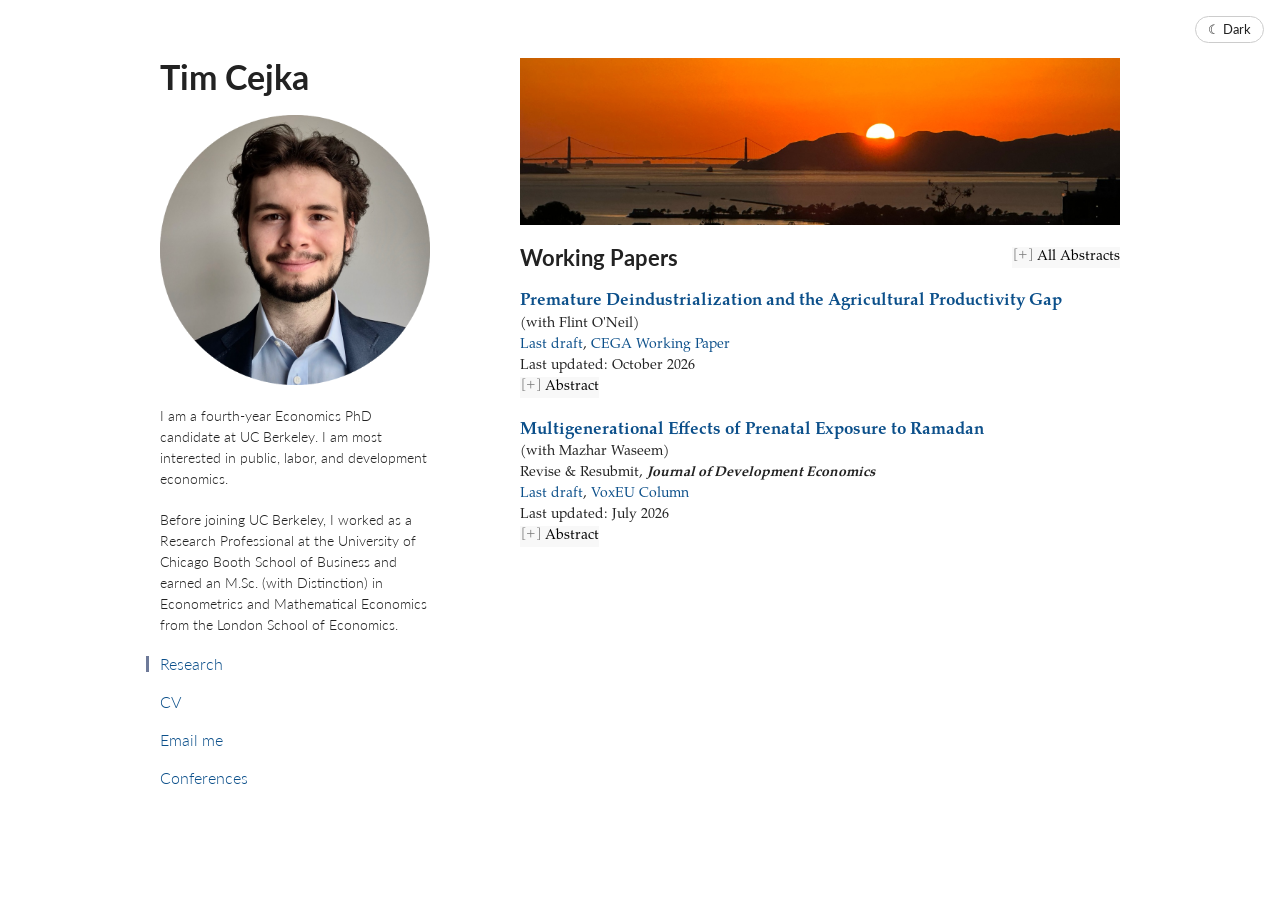
<file: index.html>
<html>
  <head>
    <!-- Google tag (gtag.js) -->
<script async src="https://www.googletagmanager.com/gtag/js?id=G-0H6EBWZ7NP"></script>
<script>
  window.dataLayer = window.dataLayer || [];
  function gtag(){dataLayer.push(arguments);}
  gtag('js', new Date());
  gtag('config', 'G-0H6EBWZ7NP');
</script>
<!-- End Google tag -->


    <meta charset="utf-8"> 
    <script>
      // apply a saved dark-mode choice before the page draws, so it does not flash white
      try { if (localStorage.getItem("theme") === "dark") document.documentElement.setAttribute("data-theme", "dark"); } catch (e) {}
    </script>
    <meta http-equiv="X-UA-Compatible" content="chrome=1">
    <title>Tim Cejka | UC Berkeley</title>

    <link rel="stylesheet" href="stylesheets/styles.css">
    <link rel="stylesheet" href="stylesheets/github-light.css">
    <meta name="viewport" content="width=device-width, initial-scale=1, user-scalable=no">
  
    <link rel="apple-touch-icon" sizes="180x180" href="/apple-touch-icon.png">
    <link rel="icon" type="image/png" sizes="32x32" href="/favicon-32x32.png">
    <link rel="icon" type="image/png" sizes="16x16" href="/favicon-16x16.png">
    <link rel="manifest" href="/site.webmanifest">
    <meta name="msapplication-TileColor" content="#da532c">
    <meta name="theme-color" content="#ffffff">

    <style>
      button.accordion2, button.accordion, button.accordion-all {
        font:14px/1.5 "TeX Gyre Pagella", "Palatino Linotype", Palatino, serif;
        cursor: pointer;
        padding: 0px;
        border: none;
        text-align: left;
        outline: none;
        font-size: 100%;
        transition: 0.4s;
        background-color: #f8f8f8;
      }
      button.accordion.active, button.accordion:hover, button.accordion-all:hover {
        background-color: #f8f8f8;
      }
      /* underline the label on hover, like the links */
      button.accordion:hover, button.accordion-all:hover {
        text-decoration: underline;
      }
      button.accordion:after, button.accordion-all:after {
        content: '[+]';
        font-size: 90%;
        color:#777;
        float: left;
        margin-left: 1px;
        margin-right: 0.35em;
      }
      button.accordion2:after {
        content: '[#]';
        font-size: 90%;
        color:#777;
        float: left;
        margin-left: 1px;
        margin-right: 0.35em;
      }
      button.accordion.active:after, button.accordion-all.active:after {
        content: "[\2212]";
      }
      button.accordion-all {
        float: right;
        font-size: 14px;
        font-weight: normal;
        /* its capitals level with the top of the capitals in "Working Papers" */
        margin-top: 1px;
      }
      div.panel {
        /* abstract box, styled after tomastapak.github.io */
        padding: 15px 20px;
        margin-top: 5px;
        display: none;
        background-color: #f9f9f9;
        border-left: 4px solid #aaa;
        font: 14px/1.6 "TeX Gyre Pagella", "Palatino Linotype", Palatino, serif;
        color: #444;
      }
      div.panel.show {
        display: block !important;
      }
      html {
        scroll-behavior: smooth;
      }
    </style>
    </head>
  <body>
  <button id="theme-toggle" class="theme-toggle" type="button">&#9790; Dark</button>

  <div class="wrapper">
    <header>
      <h1><a href="https://timcejka.github.io/" style="color:inherit; text-decoration:none;">Tim Cejka</a></h1>
<p class="view"><img src="pictures/prof_photo_slack.png" width="100%" alt="Long Photo"></p>
<p>I am a fourth-year Economics PhD candidate at UC Berkeley. I am most interested in public, labor, and development economics.</p>
<p>Before joining UC Berkeley, I worked as a Research Professional at the University of Chicago Booth School of Business and earned an M.Sc. (with Distinction) in Econometrics and Mathematical Economics from the London School of Economics.</p>
      <h3><p class="view"><a class="current" aria-current="page" href="#working-papers">Research</a></p></h3>
      <h3><p class="view"><a href="https://timcejka.github.io/papers/cv.pdf">CV</a></p></h3>
      <h3><p class="view"><a href="mailto:tim_cejka@berkeley.edu">Email me</a></p></h3>
      <h3><p class="view"><a href="https://timcejka.github.io/conferences.html">Conferences</a></p></h3>
 <br>
  </header>
      <section>

      <img id="banner" src="pictures/my_long_photo.jpg" name="slide" width="1920" alt="Photo banner" title="Click for another photo" role="button" tabindex="0" style="cursor:pointer;">
        <br>
        <br>

        <h3 id="working-papers">Working Papers <button type="button" class="accordion-all" id="toggle-all" aria-expanded="false">All Abstracts</button></h3>

        <p class="paper" style="margin:0;"><a class="paper-title" href="http://timcejka.github.io/papers/Cejka_ONeil_2026_Premature_Deindustrialization.pdf">Premature Deindustrialization and the Agricultural Productivity Gap</a><br>
        <span class="paper-authors">(with <a href="https://economics.stanford.edu/people/flint-oneil">Flint O'Neil</a>)</span><br>
        <a href="http://timcejka.github.io/papers/Cejka_ONeil_2026_Premature_Deindustrialization.pdf">Last draft</a>,
        <a href="https://escholarship.org/uc/item/2tt8g8h3">CEGA Working Paper</a><br>
        <span class="paper-date">Last updated: October 2026</span><br>
        <button class="accordion">Abstract</button></p>
        <div class="panel">
          Why does manufacturing employment in emerging markets peak at half the levels advanced economies reached? We investigate this question through a quantitative trade model with structural change and rural-to-urban migration. Emerging markets have a comparative advantage in manufacturing, so trade alone should make them industrialize more, not less. Instead, we show that what holds them back are large rural-urban labor market wedges, which may reflect migration frictions or skill barriers. We estimate the wedges from wage gaps and migration flows. Without them, the median emerging economy does not prematurely deindustrialize, and instead reaches a peak manufacturing employment share roughly 10 percentage points higher than the data. By contrast, the rise of China contributes little to premature deindustrialization. Consistent with the model, we provide quasi-experimental evidence that a labor-saving agricultural technology increased industrialization in Brazil only in municipalities with young, mobile populations.

        </div>
        <br>

        <p class="paper" style="margin:0;"><a class="paper-title" href="http://timcejka.github.io/papers/Cejka_Waseem_2026_In-Utero_Exposure.pdf">Multigenerational Effects of Prenatal Exposure to Ramadan</a><br>
        <span class="paper-authors">(with <a href="https://www.mazharwaseem.com">Mazhar Waseem</a>)</span><br>
        Revise &amp; Resubmit, <strong><em>Journal of Development Economics</em></strong><br>
        <a href="http://timcejka.github.io/papers/Cejka_Waseem_2026_In-Utero_Exposure.pdf">Last draft</a>, 
        <a href="https://cepr.org/voxeu/columns/long-run-economic-impact-utero-shocks">VoxEU Column</a><br>
        <span class="paper-date">Last updated: July 2026</span><br>
        <button class="accordion">Abstract</button></p>
        <div class="panel">
          Using administrative tax records, two nationally-representative surveys, and a purpose-built survey from Pakistan, we estimate the long-run effects of Ramadan fasting. Maternal fasting reduces birth weight, educational attainment, and adult earnings. We document three novel findings. First, while fasting rates do not vary by socioeconomic status, the impacts concentrate among poorer households, implying a poverty penalty in consequences of early-life shocks. Second, exposure transmits intergenerationally through both maternal and paternal lines. Third, effects vary by trimester in patterns consistent with developmental biology. Back-of-the-envelope calculations suggest this single mechanism permanently lowers Pakistan's steady-state GDP by 1.5% or by $5.6 billion annually.

        </div>
        <br>

       
        <br>

        <!--
        <p class="paper" style="margin:0;"><a class="paper-title" href="https://drive.google.com/file/d/1ZIXhbyoU1gkyOPVCRdthGgymvJ9fUcLZ/view?usp=share_link">Reflexivity of Predictions as a Statistical Bias</a><br>
        <a href="https://drive.google.com/file/d/1ZIXhbyoU1gkyOPVCRdthGgymvJ9fUcLZ/view?usp=share_link">Last draft (Revise & Resubmit in Philosophy of Science)</a><br>
        <button class="accordion">Abstract</button></p>
        <div class="panel">
          It has been argued that reflexive predictions pose a methodological problem to the social sciences by jeopardizing objective theory-testing. This problem apparently arises from a reflexive prediction's ability to modify the evidential import conferred by an observation upon a tested theory. As a classic example, reflexive predictions can lead to a spurious confirmation of a theory (Merton 1949). In a recent article, Kopec has argued that spurious confirmations constitute just one of multiple undesirable consequences of reflexive predictions, which he argues include both overstating and understating an observation's evidential support as well as mistaking counter-evidence for evidence (Kopec 2011). I agree that reflexive predictions may alter the evidential import of an observation; however, I will argue that this is not a genuinely methodological problem for social science but instead a technical one. Specifically, I will show that the reflexivity of a prediction is merely a type of statistical bias and, as such, can be dealt with using standard econometric methods. After developing a new definition of reflexive predictions, I show that econometric methods can account for reflexivity in the predictions used to test theories in social science.
        </div>
        <br>
        -->

      </section>
    </div>
    <script src="javascripts/scale.fix.js"></script>
    <script>
      // clicking the banner switches between the two photos
      var banner = document.getElementById("banner");
      var bannerPhotos = ["pictures/my_long_photo.jpg", "pictures/my_long_photo_2.jpg"];
      var bannerIndex = 0;
      new Image().src = bannerPhotos[1];
      function nextBanner() {
        bannerIndex = (bannerIndex + 1) % bannerPhotos.length;
        banner.src = bannerPhotos[bannerIndex];
      }
      banner.addEventListener("click", nextBanner);
      banner.addEventListener("keydown", function (e) {
        if (e.key === "Enter" || e.key === " ") { e.preventDefault(); nextBanner(); }
      });

      // flash the bar beside each paper on every click of Research,
      // and on arrival from the Conferences page's Research button
      function flashPapers() {
        var papers = document.getElementById("working-papers").parentNode;
        var next = papers.classList.contains("flash-a") ? "flash-b" : "flash-a";
        papers.classList.remove("flash-a", "flash-b");
        papers.classList.add(next);
      }
      document.querySelector('a[href="#working-papers"]').addEventListener("click", flashPapers);
      if (location.hash === "#working-papers") flashPapers();
      var acc = document.getElementsByClassName("accordion");
      var i;
      var toggleAll = document.getElementById("toggle-all");
      function syncToggleAll() {
        var allOpen = acc.length > 0;
        for (var j = 0; j < acc.length; j++) {
          if (!acc[j].classList.contains("active")) allOpen = false;
        }
        toggleAll.classList.toggle("active", allOpen);
        toggleAll.setAttribute("aria-expanded", allOpen ? "true" : "false");
      }
      for (i = 0; i < acc.length; i++) {
        acc[i].onclick = function(){
          this.classList.toggle("active");
          this.parentNode.nextElementSibling.classList.toggle("show");
          syncToggleAll();
        }
      }
      toggleAll.addEventListener("click", function () {
        var open = !toggleAll.classList.contains("active");
        for (var j = 0; j < acc.length; j++) {
          acc[j].classList.toggle("active", open);
          acc[j].parentNode.nextElementSibling.classList.toggle("show", open);
        }
        syncToggleAll();
      });
    </script>
      <script src="javascripts/theme.js"></script>
  </body>
</html>
</file>
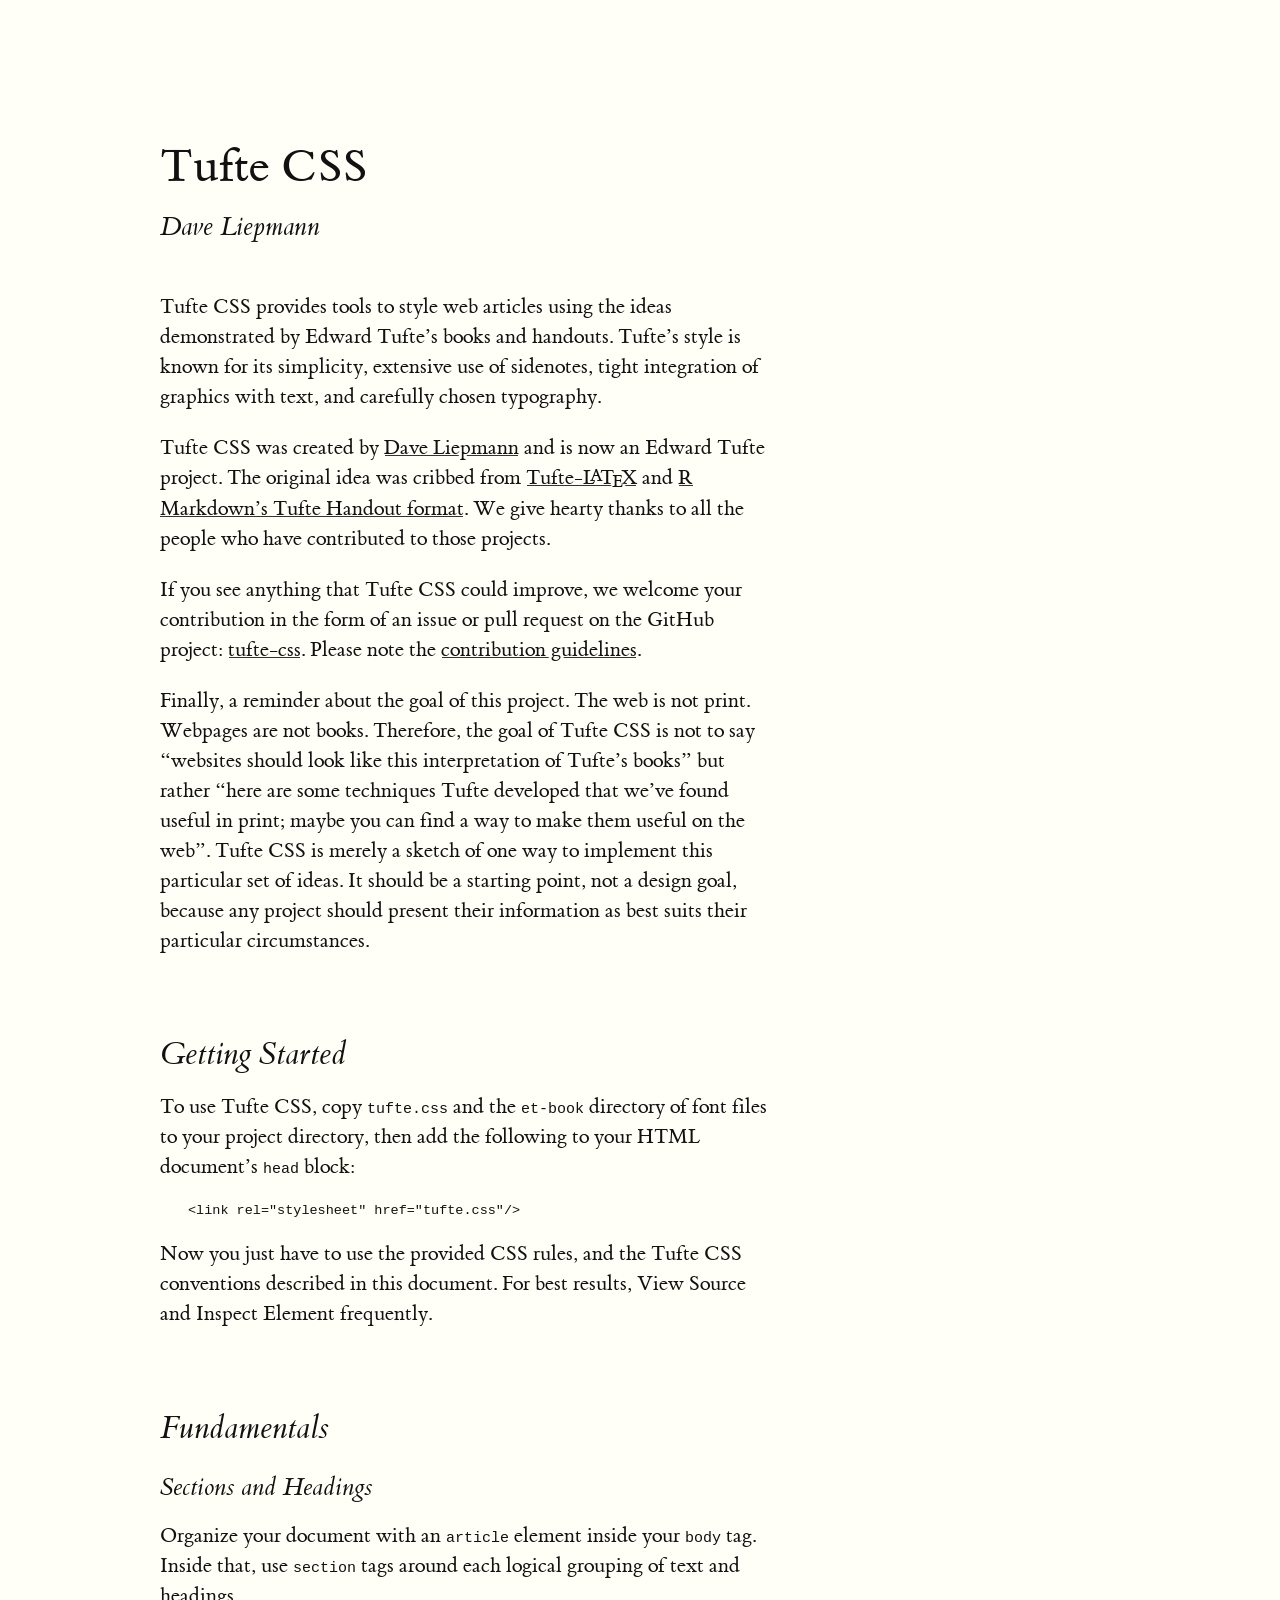
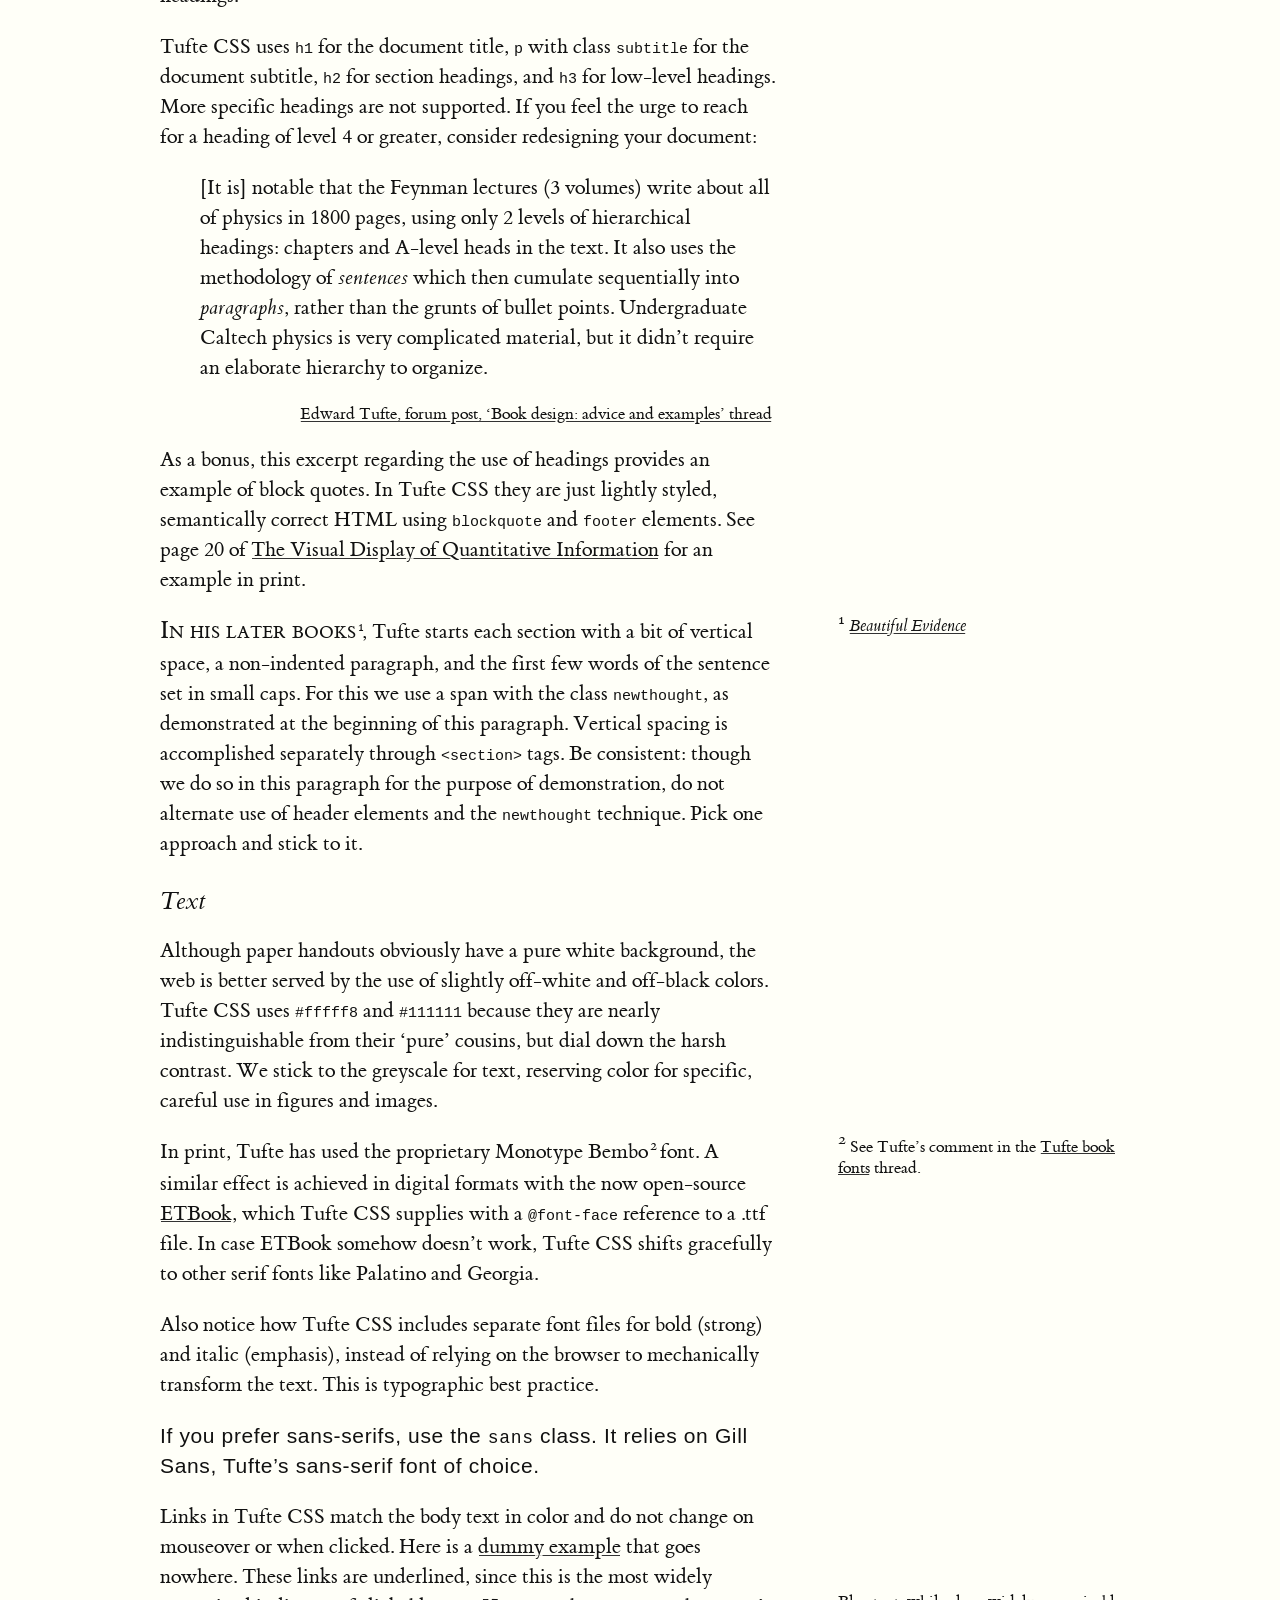
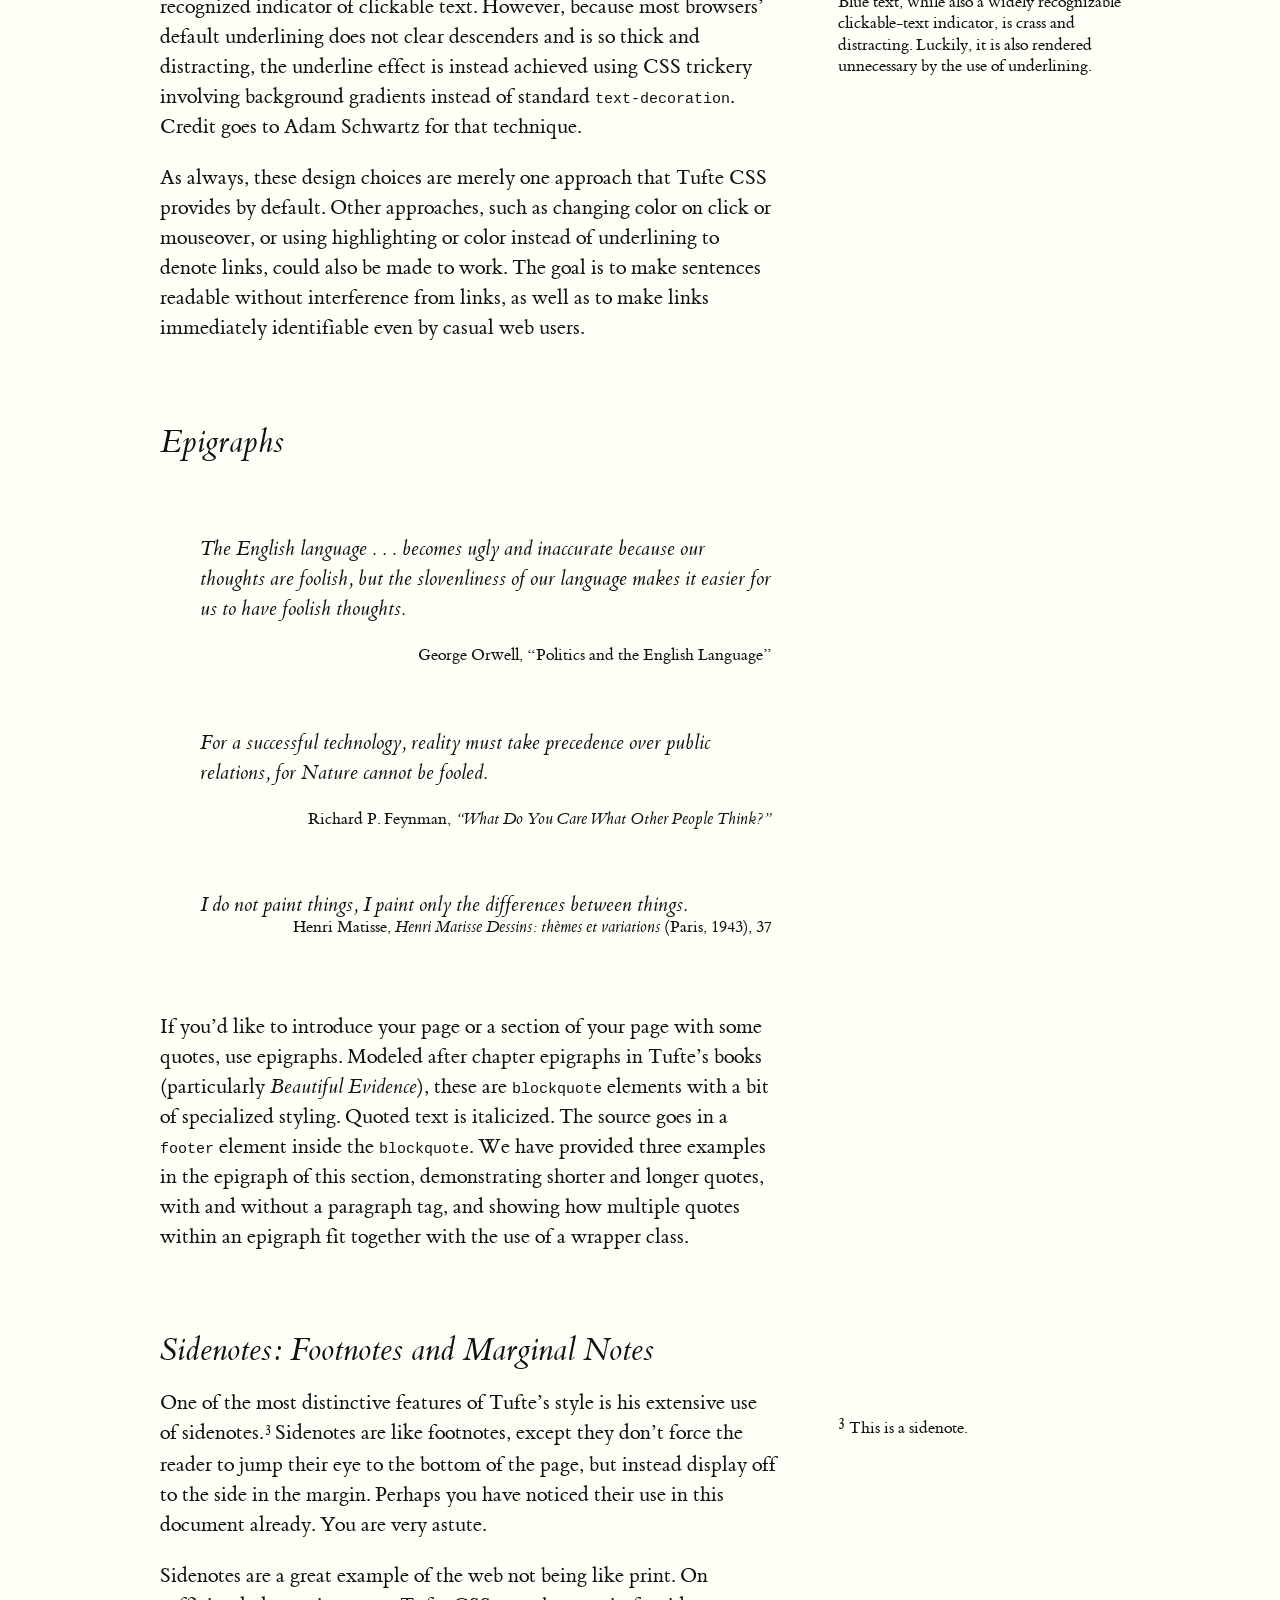
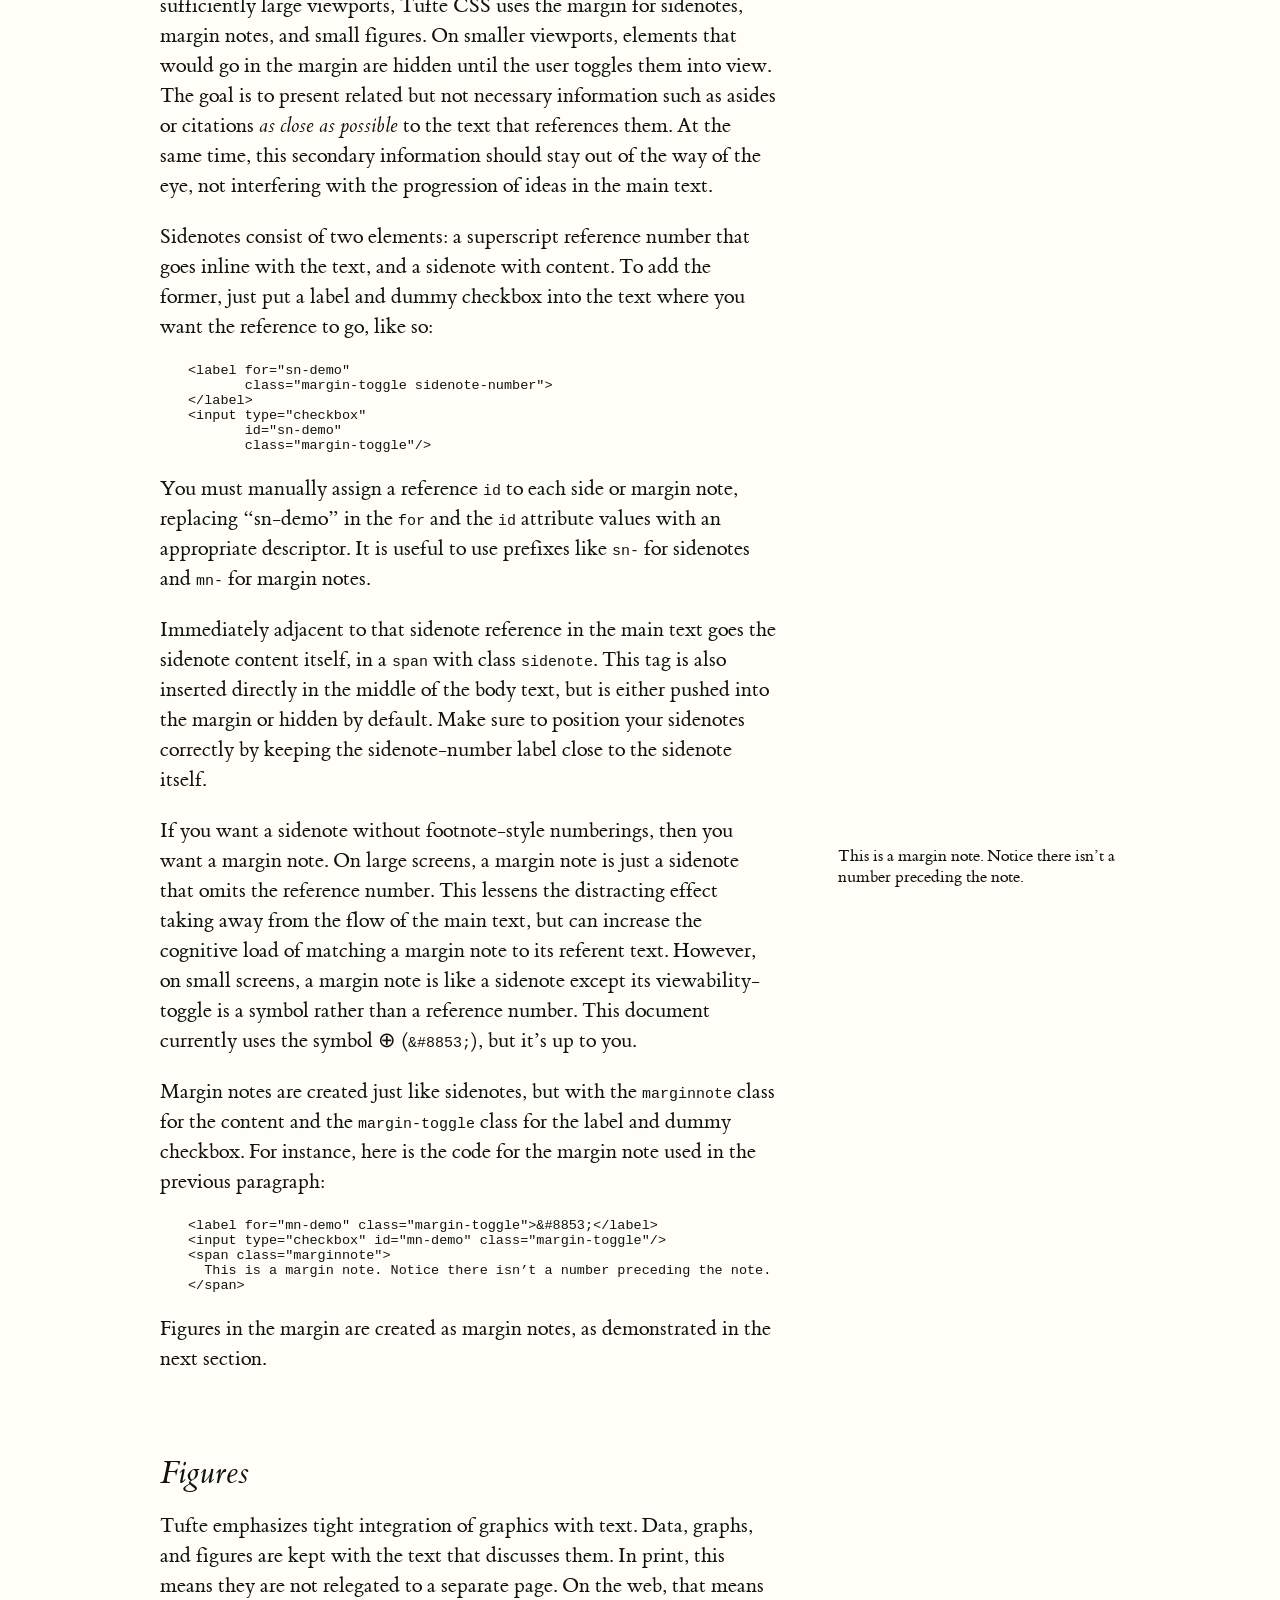
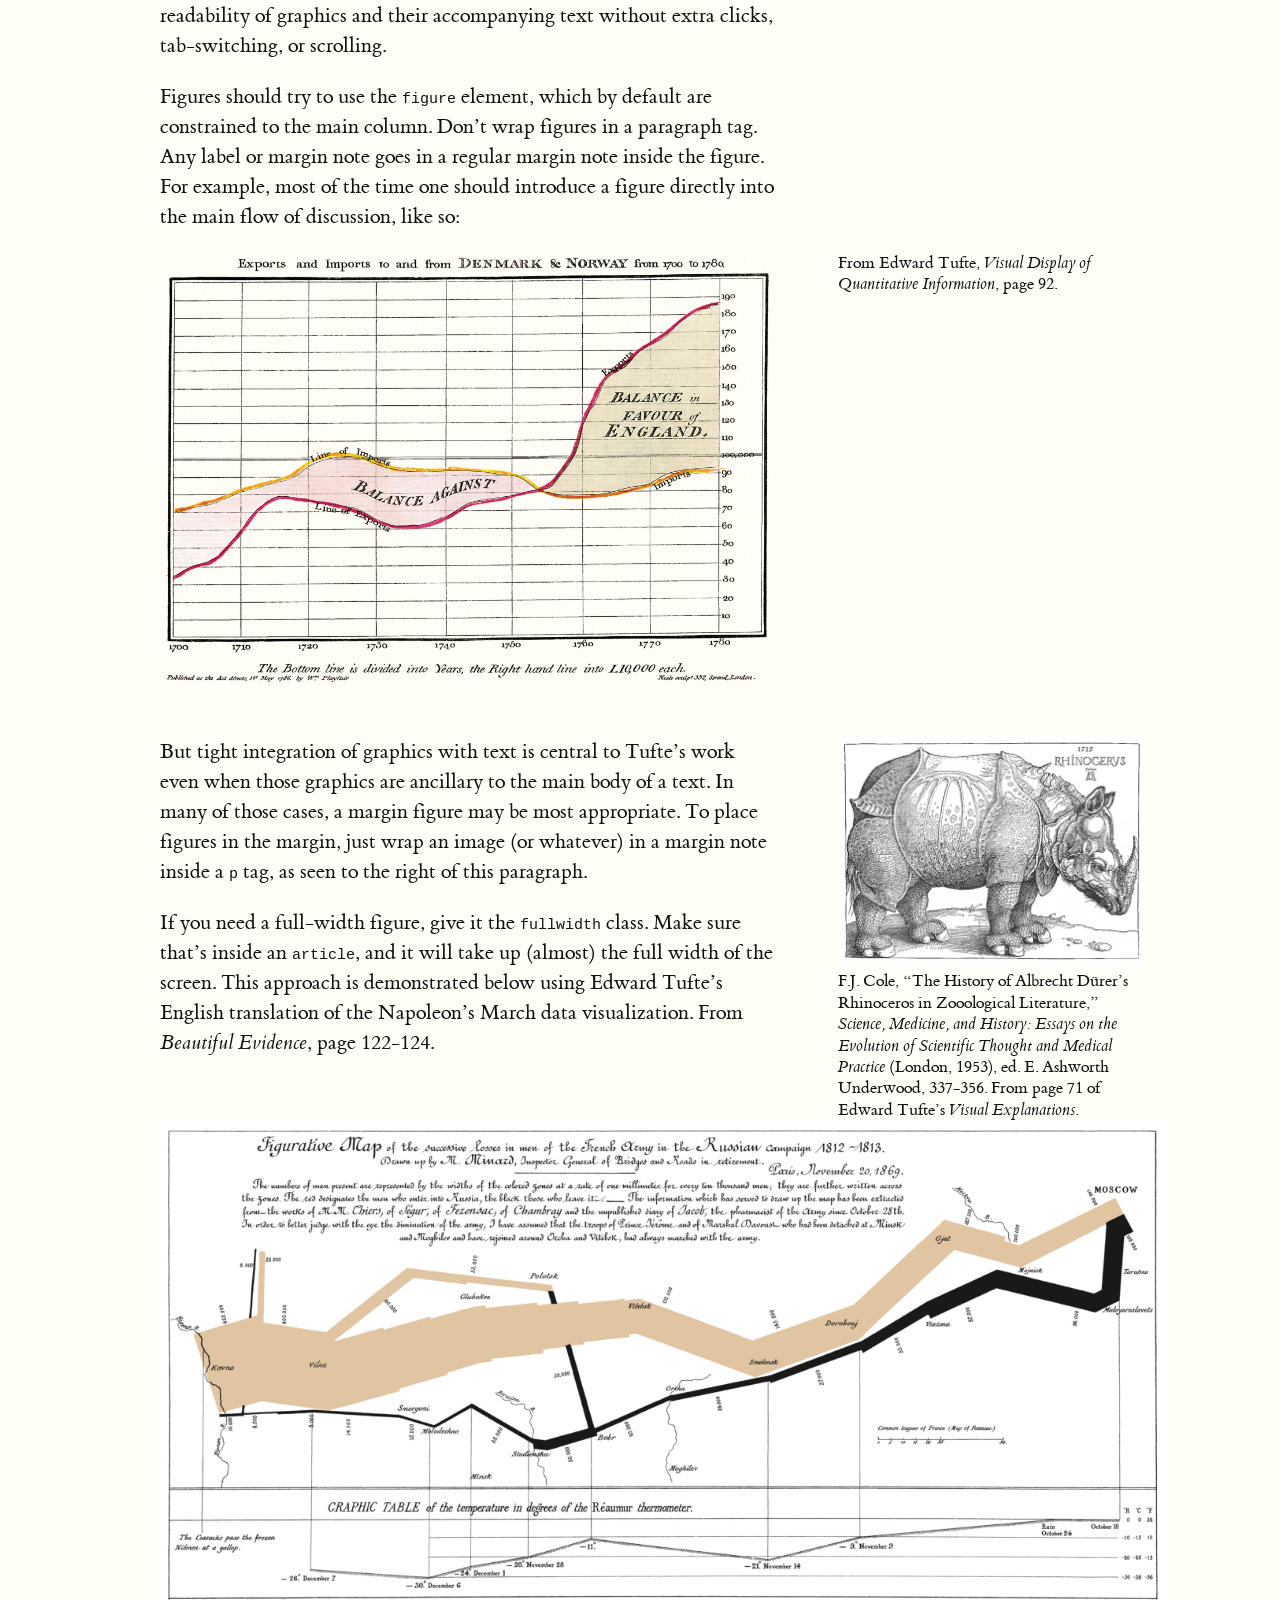
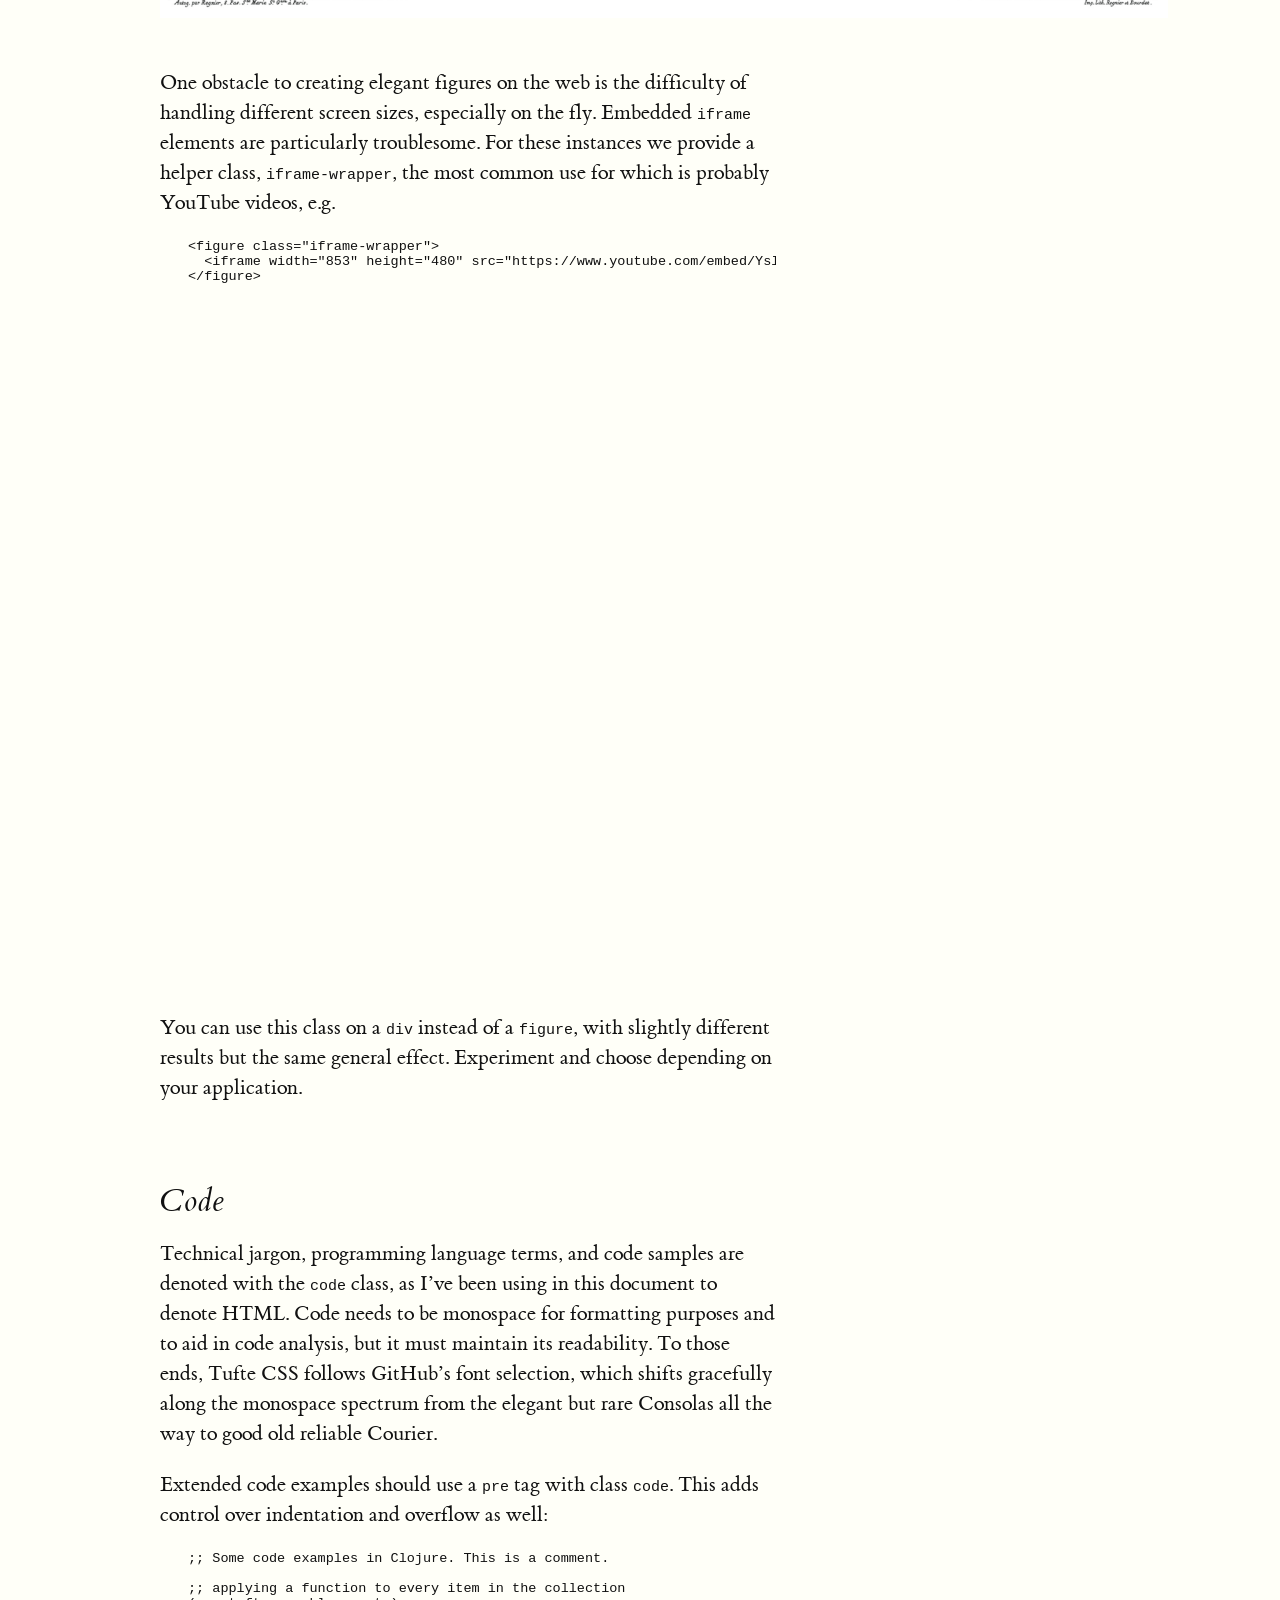
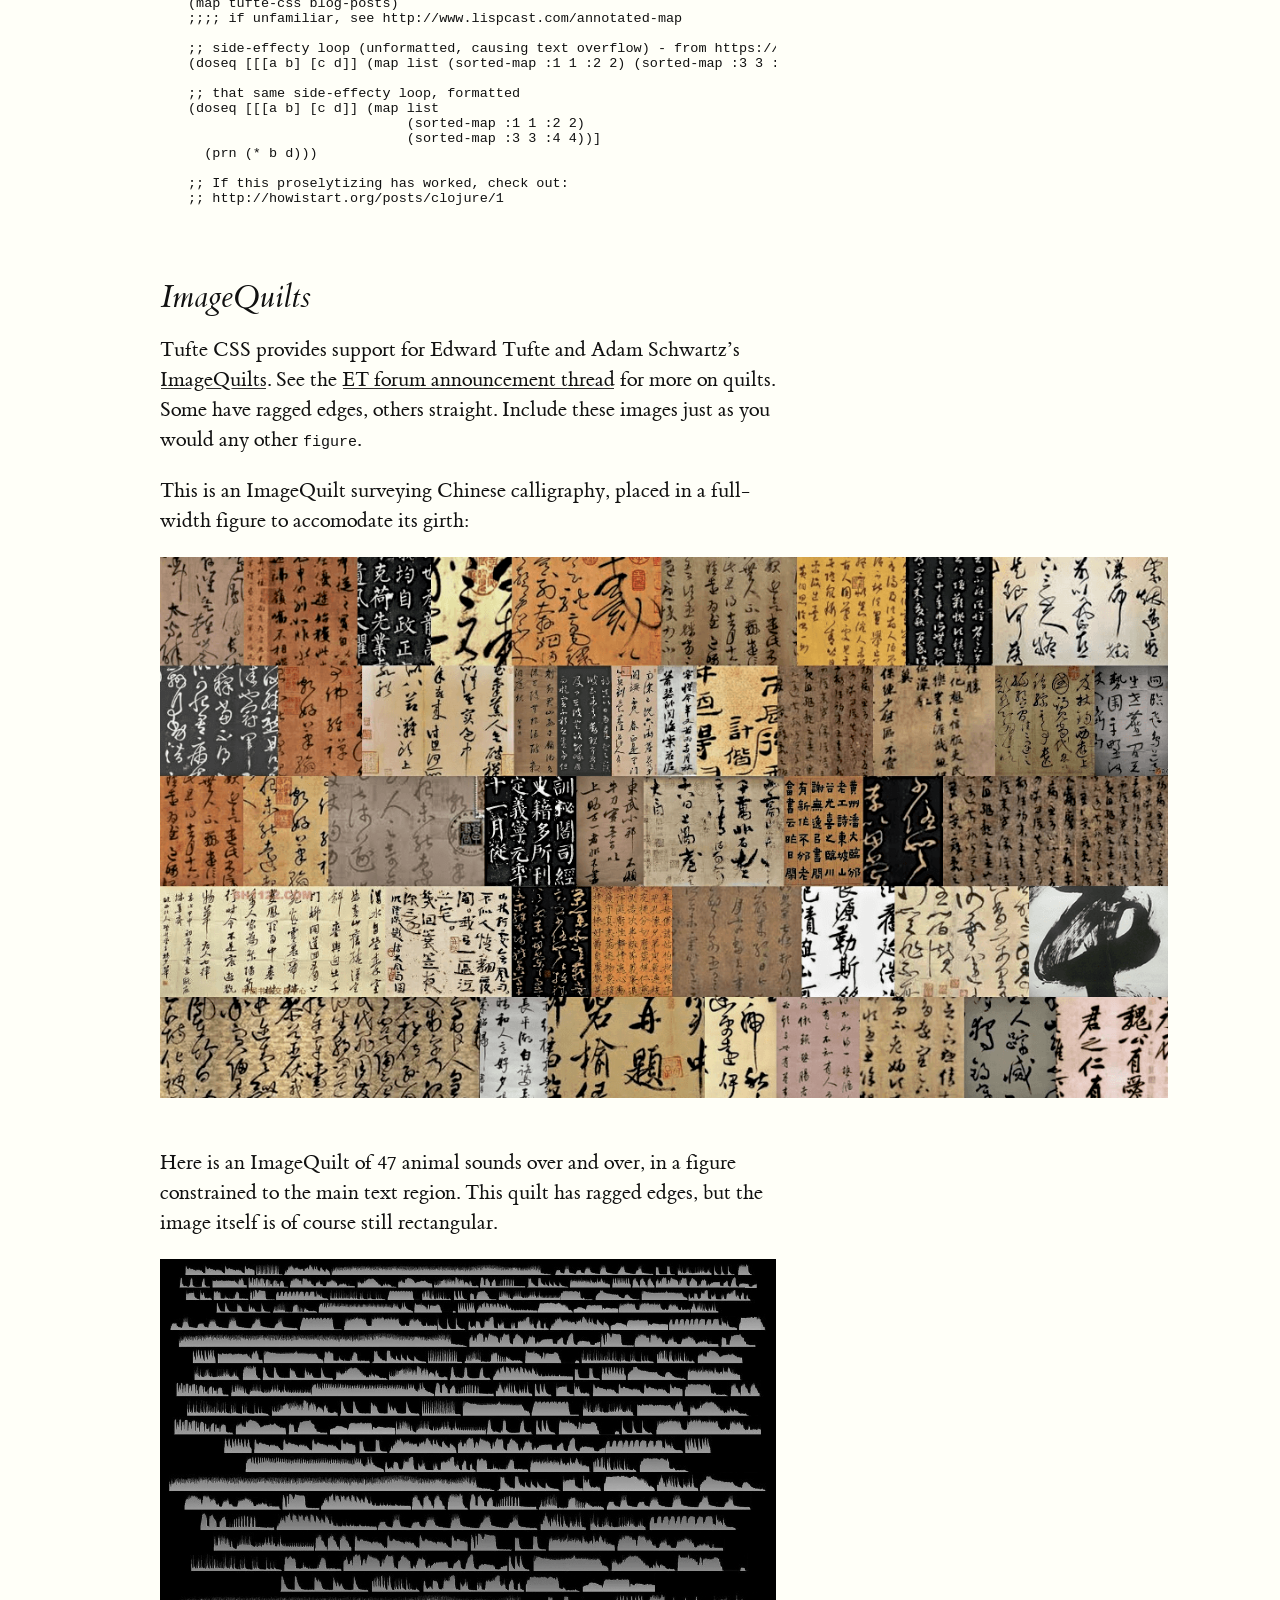
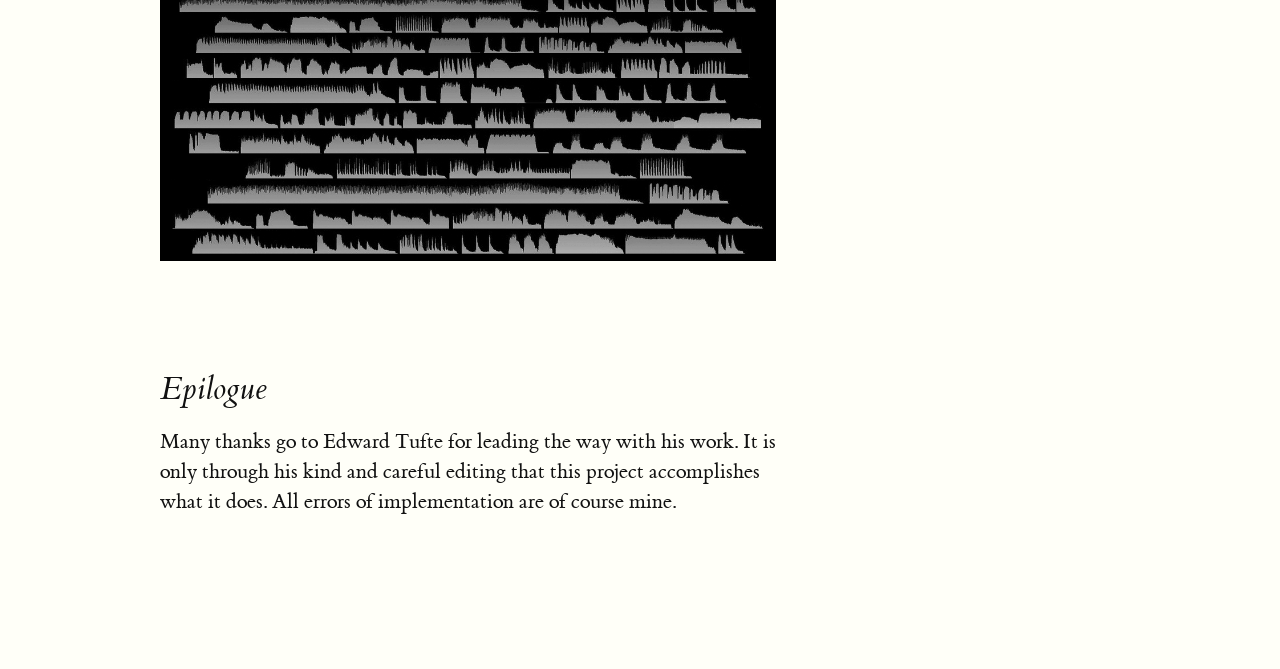
<file: tufte-css-gh-pages/index.html>
<!DOCTYPE html>
<html lang="en">
  <head>
    <meta charset="utf-8"/>
    <title>Tufte CSS</title>
    <link rel="stylesheet" href="tufte.css"/>
    <link rel="stylesheet" href="latex.css"/>
    <meta name="viewport" content="width=device-width, initial-scale=1">
  </head>

  <body>
    <article>
      <h1 id="tufte-css">Tufte CSS</h1>
      <p class="subtitle">Dave Liepmann</p>
      <section>
        <p>Tufte CSS provides tools to style web articles using the ideas demonstrated by Edward Tufte’s books and handouts. Tufte’s style is known for its simplicity, extensive use of sidenotes, tight integration of graphics with text, and carefully chosen typography.</p>
        <p>Tufte CSS was created by <a href="http://www.daveliepmann.com">Dave Liepmann</a> and is now an Edward Tufte project. The original idea was cribbed from <a href="https://tufte-latex.github.io/tufte-latex/">Tufte-<span class="latex">L<span class="latex-sup">a</span>T<span class="latex-sub">e</span>X</span></a> and <a href="http://rmarkdown.rstudio.com/tufte_handout_format.html">R Markdown’s Tufte Handout format</a>. We give hearty thanks to all the people who have contributed to those projects.</p>
        <p>If you see anything that Tufte CSS could improve, we welcome your contribution in the form of an issue or pull request on the GitHub project: <a href="https://github.com/edwardtufte/tufte-css">tufte-css</a>. Please note the <a href="https://github.com/edwardtufte/tufte-css#contributing">contribution guidelines</a>.</p>
        <p>Finally, a reminder about the goal of this project. The web is not print. Webpages are not books. Therefore, the goal of Tufte CSS is not to say “websites should look like this interpretation of Tufte’s books” but rather “here are some techniques Tufte developed that we’ve found useful in print; maybe you can find a way to make them useful on the web”. Tufte CSS is merely a sketch of one way to implement this particular set of ideas. It should be a starting point, not a design goal, because any project should present their information as best suits their particular circumstances.</p>
      </section>

      <section>
        <h2 id="getting-started">Getting Started</h2>
        <p>To use Tufte CSS, copy <code>tufte.css</code> and the <code>et-book</code> directory of font files to your project directory, then add the following to your HTML document’s <code>head</code> block:</p>

        <pre class="code">&lt;link rel="stylesheet" href="tufte.css"/&gt;</pre>

        <p>Now you just have to use the provided CSS rules, and the Tufte CSS conventions described in this document. For best results, View Source and Inspect Element frequently.</p>
      </section>

      <section>
        <h2 id="fundamentals">Fundamentals</h2>
        <h3 id="fundamentals--sections-and-headers">Sections and Headings</h3>
        <p>Organize your document with an <code>article</code> element inside your <code>body</code> tag. Inside that, use <code>section</code> tags around each logical grouping of text and headings.</p>
        <p>Tufte CSS uses <code>h1</code> for the document title, <code>p</code> with class <code>subtitle</code> for the document subtitle, <code>h2</code> for section headings, and <code>h3</code> for low-level headings. More specific headings are not supported. If you feel the urge to reach for a heading of level 4 or greater, consider redesigning your document:</p>
        <blockquote cite="http://www.edwardtufte.com/bboard/q-and-a-fetch-msg?msg_id=0000hB">
          <p>[It is] notable that the Feynman lectures (3 volumes) write about all of physics in 1800 pages, using only 2 levels of hierarchical headings: chapters and A-level heads in the text. It also uses the methodology of <em>sentences</em> which then cumulate sequentially into <em>paragraphs</em>, rather than the grunts of bullet points. Undergraduate Caltech physics is very complicated material, but it didn’t require an elaborate hierarchy to organize.</p>
          <footer><a href="http://www.edwardtufte.com/bboard/q-and-a-fetch-msg?msg_id=0000hB">Edward Tufte, forum post, ‘Book design: advice and examples’ thread</a></footer>
        </blockquote>
        <p>As a bonus, this excerpt regarding the use of headings provides an example of block quotes. In Tufte CSS they are just lightly styled, semantically correct HTML using <code>blockquote</code> and <code>footer</code> elements. See page 20 of <a href="https://www.edwardtufte.com/tufte/books_vdqi">The Visual Display of Quantitative Information</a> for an example in print.</p>
        <p><span class="newthought">In his later books<label for="sn-in-his-later-books" class="margin-toggle sidenote-number"></label></span><input type="checkbox" id="sn-in-his-later-books" class="margin-toggle"/><span class="sidenote"><a href="http://www.edwardtufte.com/tufte/books_be"><em>Beautiful Evidence</em></a></span>, Tufte starts each section with a bit of vertical space, a non-indented paragraph, and the first few words of the sentence set in small caps. For this we use a span with the class <code>newthought</code>, as demonstrated at the beginning of this paragraph. Vertical spacing is accomplished separately through <code>&lt;section&gt;</code> tags. Be consistent: though we do so in this paragraph for the purpose of demonstration, do not alternate use of header elements and the <code>newthought</code> technique. Pick one approach and stick to it.</p>

        <h3 id="fundamentals--text">Text</h3>
        <p>Although paper handouts obviously have a pure white background, the web is better served by the use of slightly off-white and off-black colors. Tufte CSS uses <code>#fffff8</code> and <code>#111111</code> because they are nearly indistinguishable from their ‘pure’ cousins, but dial down the harsh contrast. We stick to the greyscale for text, reserving color for specific, careful use in figures and images.</p>
        <p>In print, Tufte has used the proprietary Monotype Bembo<label for="sn-proprietary-monotype-bembo" class="margin-toggle sidenote-number"></label><input type="checkbox" id="sn-proprietary-monotype-bembo" class="margin-toggle"/><span class="sidenote">See Tufte’s comment in the <a href="http://www.edwardtufte.com/bboard/q-and-a-fetch-msg?msg_id=0000Vt">Tufte book fonts</a> thread.</span> font. A similar effect is achieved in digital formats with the now open-source <a href="https://github.com/edwardtufte/et-book">ETBook</a>, which Tufte CSS supplies with a <code>@font-face</code> reference to a .ttf file. In case ETBook somehow doesn’t work, Tufte CSS shifts gracefully to other serif fonts like Palatino and Georgia.</p>
        <p>Also notice how Tufte CSS includes separate font files for bold (strong) and italic (emphasis), instead of relying on the browser to mechanically transform the text. This is typographic best practice.</p>
        <p class="sans">If you prefer sans-serifs, use the <code>sans</code> class. It relies on Gill Sans, Tufte’s sans-serif font of choice.</p>
        <p>Links in Tufte CSS match the body text in color and do not change on mouseover or when clicked. Here is a <a href="#">dummy example</a> that goes nowhere. These links are underlined, since this is the most widely recognized indicator of clickable text. <label for="mn-blue-links" class="margin-toggle">&#8853;</label><input type="checkbox" id="mn-blue-links" class="margin-toggle"/><span class="marginnote">Blue text, while also a widely recognizable clickable-text indicator, is crass and distracting. Luckily, it is also rendered unnecessary by the use of underlining.</span> However, because most browsers’ default underlining does not clear descenders and is so thick and distracting, the underline effect is instead achieved using CSS trickery involving background gradients instead of standard <code>text-decoration</code>. Credit goes to Adam Schwartz for that technique.</p>
        <p>As always, these design choices are merely one approach that Tufte CSS provides by default. Other approaches, such as changing color on click or mouseover, or using highlighting or color instead of underlining to denote links, could also be made to work. The goal is to make sentences readable without interference from links, as well as to make links immediately identifiable even by casual web users.</p>
      </section>

      <section>
        <h2 id="epigraphs">Epigraphs</h2>
        <div class="epigraph">
          <blockquote>
            <p>The English language . . . becomes ugly and inaccurate because our thoughts are foolish, but the slovenliness of our language makes it easier for us to have foolish thoughts.</p>
            <footer>George Orwell, “Politics and the English Language”</footer>
          </blockquote>
          <blockquote>
            <p>For a successful technology, reality must take precedence over public relations, for Nature cannot be fooled.</p>
            <footer>Richard P. Feynman, <cite>“What Do You Care What Other People Think?”</cite></footer>
          </blockquote>
          <blockquote>I do not paint things, I paint only the differences between things.<footer>Henri Matisse, <cite>Henri Matisse Dessins: thèmes et variations</cite> (Paris, 1943), 37</footer></blockquote>
        </div>
        <p>If you’d like to introduce your page or a section of your page with some quotes, use epigraphs. Modeled after chapter epigraphs in Tufte’s books (particularly <em>Beautiful Evidence</em>), these are <code>blockquote</code> elements with a bit of specialized styling. Quoted text is italicized. The source goes in a <code>footer</code> element inside the <code>blockquote</code>. We have provided three examples in the epigraph of this section, demonstrating shorter and longer quotes, with and without a paragraph tag, and showing how multiple quotes within an epigraph fit together with the use of a wrapper class.</p>
      </section>

      <section>
        <h2 id="sidenotes">Sidenotes: Footnotes and Marginal Notes</h2>
        <p>One of the most distinctive features of Tufte’s style is his extensive use of sidenotes.<label for="sn-extensive-use-of-sidenotes" class="margin-toggle sidenote-number"></label><input type="checkbox" id="sn-extensive-use-of-sidenotes" class="margin-toggle"/><span class="sidenote">This is a sidenote.</span> Sidenotes are like footnotes, except they don’t force the reader to jump their eye to the bottom of the page, but instead display off to the side in the margin. Perhaps you have noticed their use in this document already. You are very astute.</p>
        <p>Sidenotes are a great example of the web not being like print. On sufficiently large viewports, Tufte CSS uses the margin for sidenotes, margin notes, and small figures. On smaller viewports, elements that would go in the margin are hidden until the user toggles them into view. The goal is to present related but not necessary information such as asides or citations <em>as close as possible</em> to the text that references them. At the same time, this secondary information should stay out of the way of the eye, not interfering with the progression of ideas in the main text.</p>
        <p>Sidenotes consist of two elements: a superscript reference number that goes inline with the text, and a sidenote with content. To add the former, just put a label and dummy checkbox into the text where you want the reference to go, like so:</p>
        <pre class="code">
&lt;label for="sn-demo"
       class="margin-toggle sidenote-number"&gt;
&lt;/label&gt;
&lt;input type="checkbox"
       id="sn-demo"
       class="margin-toggle"/&gt;</pre>
        <p>You must manually assign a reference <code>id</code> to each side or margin note, replacing “sn-demo” in the <code>for</code> and the <code>id</code> attribute values with an appropriate descriptor. It is useful to use prefixes like <code>sn-</code> for sidenotes and <code>mn-</code> for margin notes.</p>
        <p>Immediately adjacent to that sidenote reference in the main text goes the sidenote content itself, in a <code>span</code> with class <code>sidenote</code>. This tag is also inserted directly in the middle of the body text, but is either pushed into the margin or hidden by default. Make sure to position your sidenotes correctly by keeping the sidenote-number label close to the sidenote itself.</p>
        <p>If you want a sidenote without footnote-style numberings, then you want a margin note.
          <label for="mn-demo" class="margin-toggle">&#8853;</label>
          <input type="checkbox" id="mn-demo" class="margin-toggle"/>
          <span class="marginnote">
            This is a margin note. Notice there isn’t a number preceding the note.
          </span> On large screens, a margin note is just a sidenote that omits the reference number. This lessens the distracting effect taking away from the flow of the main text, but can increase the cognitive load of matching a margin note to its referent text. However, on small screens, a margin note is like a sidenote except its viewability-toggle is a symbol rather than a reference number. This document currently uses the symbol &#8853; (<code>&amp;#8853;</code>), but it’s up to you.</p>
        <p>Margin notes are created just like sidenotes, but with the <code>marginnote</code> class for the content and the <code>margin-toggle</code> class for the label and dummy checkbox. For instance, here is the code for the margin note used in the previous paragraph:</p>
        <pre class="code">
&lt;label for="mn-demo" class="margin-toggle"&gt;&amp;#8853;&lt;/label&gt;
&lt;input type="checkbox" id="mn-demo" class="margin-toggle"/&gt;
&lt;span class="marginnote"&gt;
  This is a margin note. Notice there isn’t a number preceding the note.
&lt;/span&gt;</pre>
        <p>Figures in the margin are created as margin notes, as demonstrated in the next section.</p>
      </section>

      <section>
        <h2 id="figures">Figures</h2>
        <p>Tufte emphasizes tight integration of graphics with text. Data, graphs, and figures are kept with the text that discusses them. In print, this means they are not relegated to a separate page. On the web, that means readability of graphics and their accompanying text without extra clicks, tab-switching, or scrolling.</p>
        <p>Figures should try to use the <code>figure</code> element, which by default are constrained to the main column. Don’t wrap figures in a paragraph tag. Any label or margin note goes in a regular margin note inside the figure. For example, most of the time one should introduce a figure directly into the main flow of discussion, like so:</p>
        <figure>
          <label for="mn-exports-imports" class="margin-toggle">&#8853;</label><input type="checkbox" id="mn-exports-imports" class="margin-toggle"/><span class="marginnote">From Edward Tufte, <em>Visual Display of Quantitative Information</em>, page 92.</span>
          <img src="img/exports-imports.png" alt="Exports and Imports to and from Denmark & Norway from 1700 to 1780" />
        </figure>

        <p><label for="mn-figure-1" class="margin-toggle">&#8853;</label><input type="checkbox" id="mn-figure-1" class="margin-toggle"/><span class="marginnote"><img src="img/rhino.png" alt="Image of a Rhinoceros"/>F.J. Cole, “The History of Albrecht Dürer’s Rhinoceros in Zooological Literature,” <em>Science, Medicine, and History: Essays on the Evolution of Scientific Thought and Medical Practice</em> (London, 1953), ed. E. Ashworth Underwood, 337-356. From page 71 of Edward Tufte’s <em>Visual Explanations</em>.</span> But tight integration of graphics with text is central to Tufte’s work even when those graphics are ancillary to the main body of a text. In many of those cases, a margin figure may be most appropriate. To place figures in the margin, just wrap an image (or whatever) in a margin note inside a <code>p</code> tag, as seen to the right of this paragraph.</p>
        <p>If you need a full-width figure, give it the <code>fullwidth</code> class. Make sure that’s inside an <code>article</code>, and it will take up (almost) the full width of the screen. This approach is demonstrated below using Edward Tufte’s English translation of the Napoleon’s March data visualization. From <em>Beautiful Evidence</em>, page 122-124.</p>
        <figure class="fullwidth">
          <img src="img/napoleons-march.png" alt="Figurative map of the successive losses of the French Army in the Russian campaign, 1812-1813" />
        </figure>
        <p>One obstacle to creating elegant figures on the web is the difficulty of handling different screen sizes, especially on the fly. Embedded <code>iframe</code> elements are particularly troublesome. For these instances we provide a helper class, <code>iframe-wrapper</code>, the most common use for which is probably YouTube videos, e.g.</p>
        <pre class="code">
&lt;figure class="iframe-wrapper"&gt;
  &lt;iframe width="853" height="480" src="https://www.youtube.com/embed/YslQ2625TR4" frameborder="0" allowfullscreen&gt;&lt;/iframe&gt;
&lt;/figure&gt;
        </pre>
        <figure class="iframe-wrapper">
          <iframe width="853" height="480" src="https://www.youtube.com/embed/YslQ2625TR4" frameborder="0" allowfullscreen></iframe>
        </figure>
        <p>You can use this class on a <code>div</code> instead of a <code>figure</code>, with slightly different results but the same general effect. Experiment and choose depending on your application.</p>
      </section>

      <section>
        <h2 id="code">Code</h2>
        <p>Technical jargon, programming language terms, and code samples are denoted with the <code>code</code> class, as I’ve been using in this document to denote HTML. Code needs to be monospace for formatting purposes and to aid in code analysis, but it must maintain its readability. To those ends, Tufte CSS follows GitHub’s font selection, which shifts gracefully along the monospace spectrum from the elegant but rare Consolas all the way to good old reliable Courier.</p>
        <p>Extended code examples should use a <code>pre</code> tag with class <code>code</code>. This adds control over indentation and overflow as well:</p>
        <pre class="code">;; Some code examples in Clojure. This is a comment.

;; applying a function to every item in the collection
(map tufte-css blog-posts)
;;;; if unfamiliar, see http://www.lispcast.com/annotated-map

;; side-effecty loop (unformatted, causing text overflow) - from https://clojuredocs.org/clojure.core/doseq
(doseq [[[a b] [c d]] (map list (sorted-map :1 1 :2 2) (sorted-map :3 3 :4 4))] (prn (* b d)))

;; that same side-effecty loop, formatted
(doseq [[[a b] [c d]] (map list
                           (sorted-map :1 1 :2 2)
                           (sorted-map :3 3 :4 4))]
  (prn (* b d)))

;; If this proselytizing has worked, check out:
;; http://howistart.org/posts/clojure/1</pre>
      </section>

      <section>
        <h2 id="imagequilts">ImageQuilts</h2>
        <p>Tufte CSS provides support for Edward Tufte and Adam Schwartz’s <a href="http://imagequilts.com/">ImageQuilts</a>. See the <a href="http://www.edwardtufte.com/bboard/q-and-a-fetch-msg?msg_id=0003wk">ET forum announcement thread</a> for more on quilts. Some have ragged edges, others straight. Include these images just as you would any other <code>figure</code>.</p>
        <p>This is an ImageQuilt surveying Chinese calligraphy, placed in a full-width figure to accomodate its girth:</p>
        <figure class="fullwidth"><img src="img/imagequilt-chinese-calligraphy.png" alt="Image of Chinese Calligraphy"/></figure>
        <p>Here is an ImageQuilt of 47 animal sounds over and over, in a figure constrained to the main text region. This quilt has ragged edges, but the image itself is of course still rectangular.</p>
        <figure><img src="img/imagequilt-animal-sounds.png" alt="Image of animal sounds"/></figure>
      </section>

      <section>
        <h2 id="epilogue">Epilogue</h2>
        <p>Many thanks go to Edward Tufte for leading the way with his work. It is only through his kind and careful editing that this project accomplishes what it does. All errors of implementation are of course mine.</p>
      </section>
    </article>
  </body>
</html>
</file>
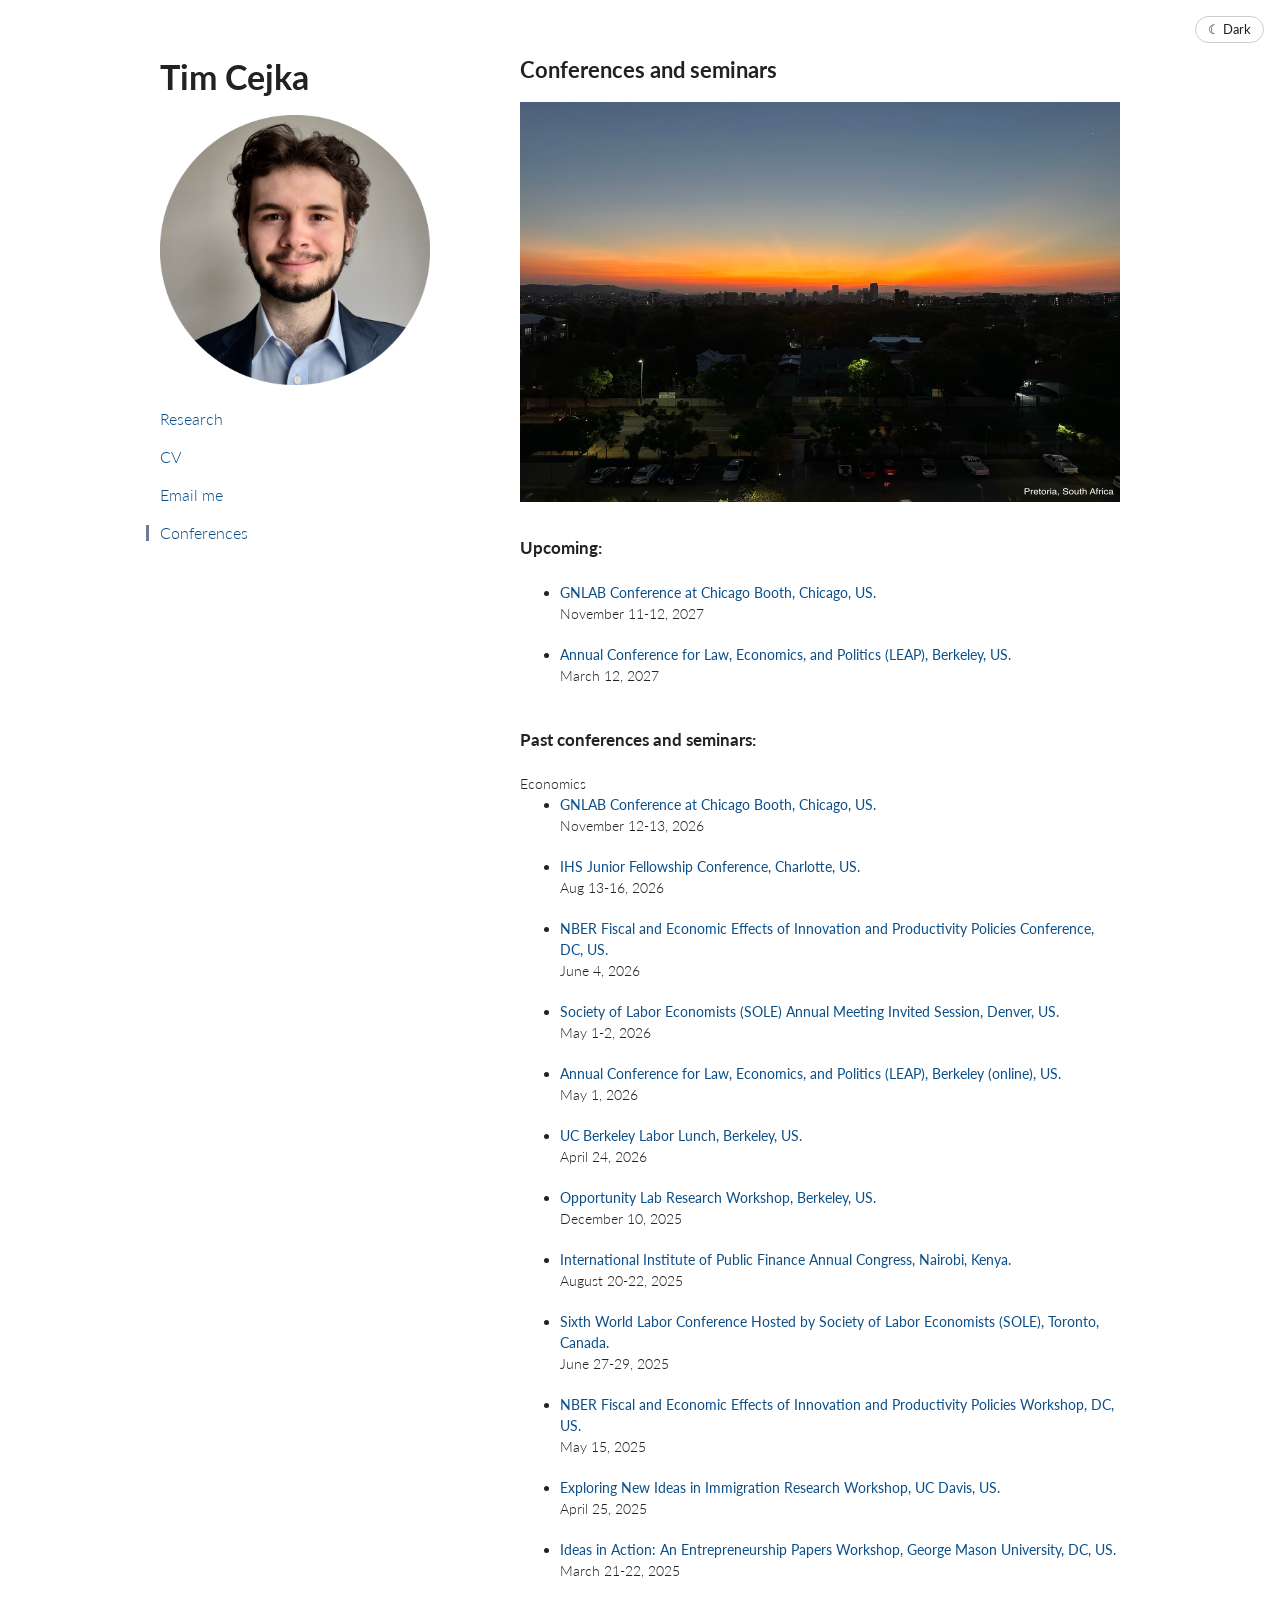
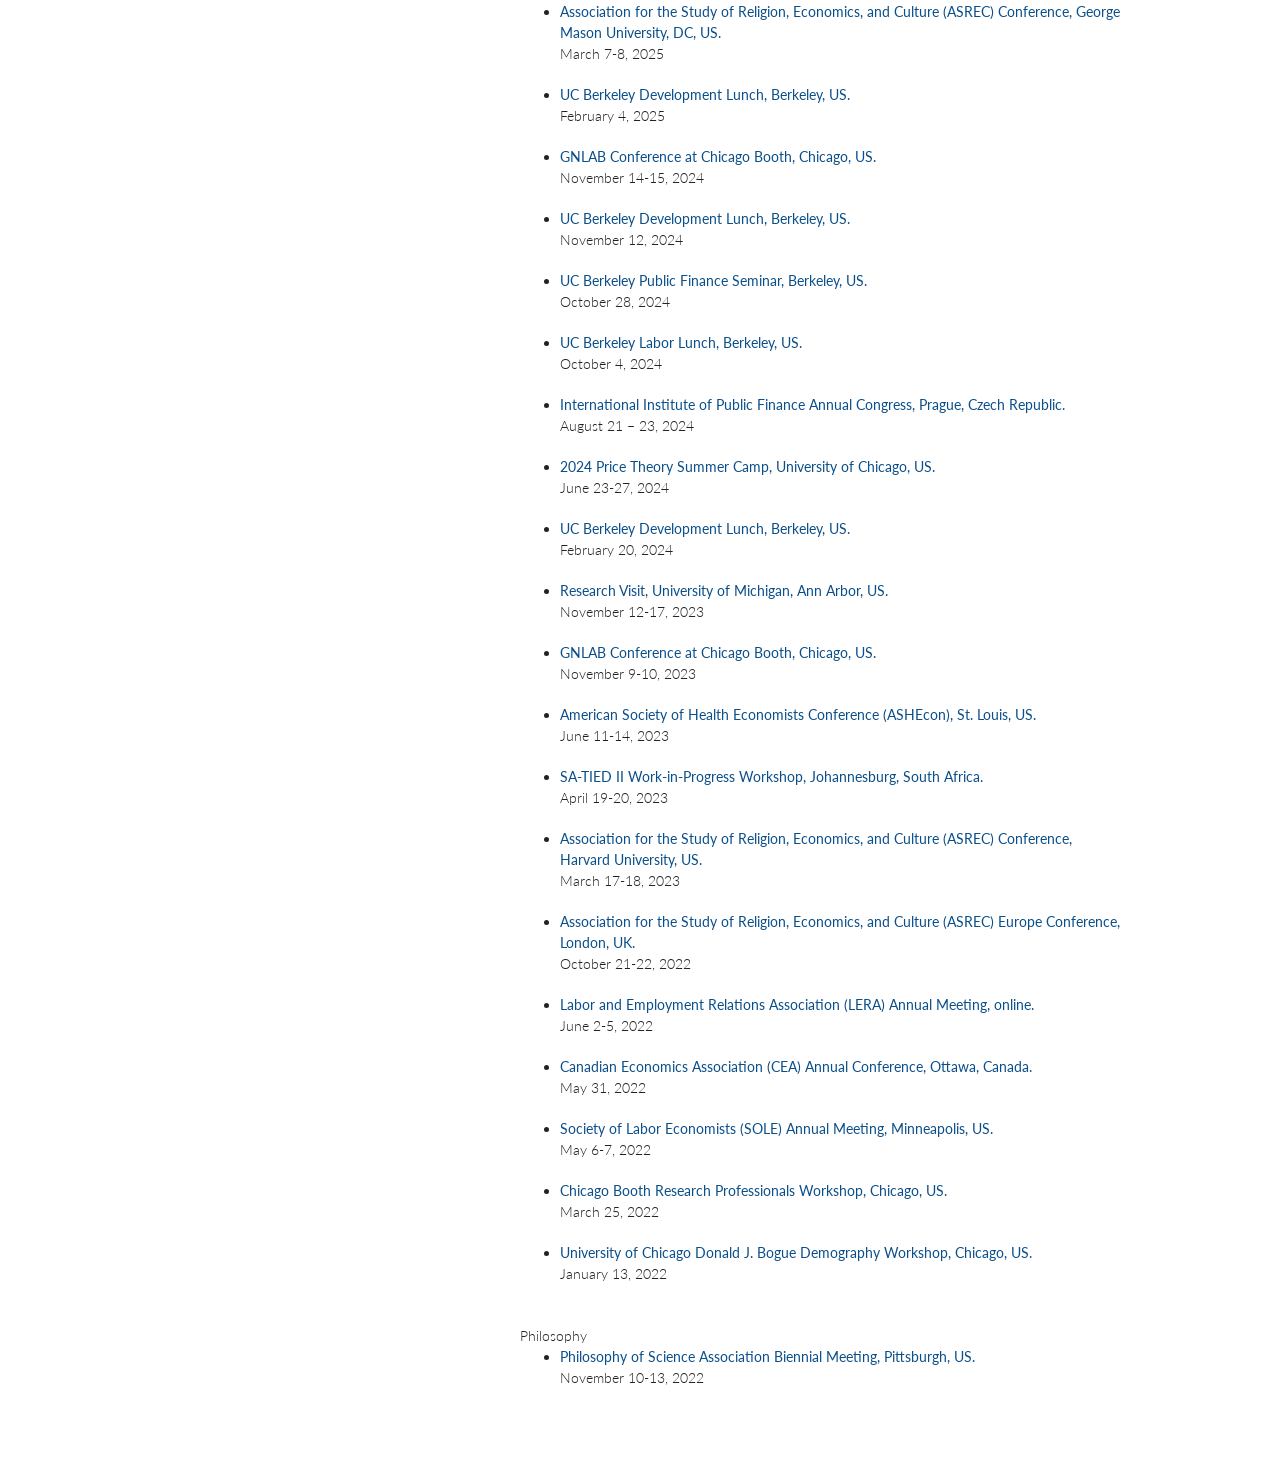
<file: conferences.html>
<!DOCTYPE html>
<html>
<head>
    <!-- Google tag (gtag.js) -->
<script async src="https://www.googletagmanager.com/gtag/js?id=G-0H6EBWZ7NP"></script>
<script>
  window.dataLayer = window.dataLayer || [];
  function gtag(){dataLayer.push(arguments);}
  gtag('js', new Date());
  gtag('config', 'G-0H6EBWZ7NP');
</script>
<!-- End Google tag -->
  <meta charset="utf-8">
    <script>
      // apply a saved dark-mode choice before the page draws, so it does not flash white
      try { if (localStorage.getItem("theme") === "dark") document.documentElement.setAttribute("data-theme", "dark"); } catch (e) {}
    </script>
  <meta http-equiv="X-UA-Compatible" content="chrome=1">
  <title>Tim Cejka | UC Berkeley</title>

  <link rel="stylesheet" href="stylesheets/styles.css">
  <link rel="stylesheet" href="stylesheets/github-light.css">
  <meta name="viewport" content="width=device-width, initial-scale=1, user-scalable=no">
  <link rel="apple-touch-icon" sizes="180x180" href="/apple-touch-icon.png">
  <link rel="icon" type="image/png" sizes="32x32" href="/favicon-32x32.png">
  <link rel="icon" type="image/png" sizes="16x16" href="/favicon-16x16.png">
  <link rel="manifest" href="/site.webmanifest">
  <meta name="msapplication-TileColor" content="#da532c">
  <meta name="theme-color" content="#ffffff">
  


</head>

<body>
  <button id="theme-toggle" class="theme-toggle" type="button">&#9790; Dark</button>

  <div class="wrapper">
    <header>
      <h1><a href="https://timcejka.github.io/" style="color:inherit; text-decoration:none;">Tim Cejka</a></h1>
<p class="view"><img src="pictures/prof_photo_slack.png" width=270 height=270></p>
      <h3><p class="view"><a href="https://timcejka.github.io/#working-papers">Research</a></p></h3>
      <h3><p class="view"><a href="https://timcejka.github.io/papers/cv.pdf">CV</a></p></h3>
      <h3><p class="view"><a href="mailto:tim_cejka@berkeley.edu">Email me</a></p></h3>
      <h3><p class="view"><a class="current" aria-current="page" href="https://timcejka.github.io/conferences.html">Conferences</a></p></h3>
      <br>
  </header>
    <section>
      <h3><a id="updates" class="anchor" href="#updates" aria-hidden="true"><span class="octicon octicon-link"></span></a>Conferences and seminars</h3>

      <div class="slideshow" aria-label="Photos from conferences and seminars">
        <img class="slide" src="pictures/slides/cep1.jpg" width="1200" height="800" alt="Conference photo" fetchpriority="high">
        <img class="slide next" width="1200" height="800" alt="" aria-hidden="true">
      </div>
  <br>
  
<!--

</a><b> Upcoming:</b> </h3>
<br>
<ul>
  <li> <a href="https://www.theihs.org/academic-programs/graduate-programs/?modal-id=modal-25327"> Ideas in Action: An Entrepreneurship Papers Workshop, George Mason University, US. </a><br>
  March 21-22, 2025 </li>
</ul>
<ul>
  <li> <a href="http://www.asrec.org/web-archive/"> Association for the Study of Religion, Economics, and Culture (ASREC) Conference, George Mason University, US. </a><br>
    March 7-8, 2025 </li>
</ul>
<br>  
-->

</a><b> Upcoming:</b> </h3>
<br>
<br>
<ul>
  <li> <a href="https://github.com/uchicago-bfi-gnlab"> GNLAB Conference at Chicago Booth, Chicago, US. </a><br>
    November 11-12, 2027 </li>
</ul>
<ul>
  <li> <a href="https://www.law.berkeley.edu/research/leap/"> Annual Conference for Law, Economics, and Politics (LEAP), Berkeley, US. </a><br>
    March 12, 2027 </li>
</ul>

<br>  
 
</a><b> Past conferences and seminars:</b> </h3>
    <br>
    <br>
      </a>Economics</h4>
    <br>
        <ul>
  <li> <a href="https://github.com/uchicago-bfi-gnlab"> GNLAB Conference at Chicago Booth, Chicago, US. </a><br>
    November 12-13, 2026 </li>
</ul>
    <ul>
  <li> <a href="https://theihs.org"> IHS Junior Fellowship Conference, Charlotte, US. </a><br>
    Aug 13-16, 2026 </li>
</ul>
    <ul>
  <li> <a href="https://www.nber.org"> NBER Fiscal and Economic Effects of Innovation and Productivity Policies Conference, DC, US. </a><br>
    June 4, 2026 </li>
</ul>
    <ul>
  <li> <a href="https://www.sole-jole.org/"> Society of Labor Economists (SOLE) Annual Meeting Invited Session, Denver, US. </a><br>
    May 1-2, 2026 </li>
</ul>
<ul>
  <li> <a href="https://www.law.berkeley.edu/research/leap/"> Annual Conference for Law, Economics, and Politics (LEAP), Berkeley (online), US. </a><br>
    May 1, 2026 </li>
</ul>
<ul>
      <li> <a href="https://events.berkeley.edu/econ/all/tags/labor%20lunch%20seminar"> UC Berkeley Labor Lunch, Berkeley, US. </a><br>
        April 24, 2026 </li>
</ul>
    <ul>
  <li> <a href="https://www.olab.berkeley.edu/about/"> Opportunity Lab Research Workshop, Berkeley, US. </a><br>
    December 10, 2025 </li>
</ul>
    <ul>
  <li> <a href="https://www.iipf.org/cng.htm"> International Institute of Public Finance Annual Congress, Nairobi, Kenya. </a><br>
    August 20-22, 2025 </li>
</ul>
    <ul>
  <li> <a href="https://www.sole-jole.org/"> Sixth World Labor Conference Hosted by Society of Labor Economists (SOLE), Toronto, Canada. </a><br>
    June 27-29, 2025 </li>
</ul>
    <ul>
      <li> <a href="https://www.nber.org"> NBER Fiscal and Economic Effects of Innovation and Productivity Policies Workshop, DC, US. </a><br>
      May 15, 2025 </li>
    </ul>
    <ul>
      <li> <a href="https://economics.ucdavis.edu/tags/labor-economics"> Exploring New Ideas in Immigration Research Workshop, UC Davis, US. </a><br>
      April 25, 2025 </li>
    </ul>
    <ul>
      <li> <a href="https://www.theihs.org/academic-programs/graduate-programs/?modal-id=modal-25327"> Ideas in Action: An Entrepreneurship Papers Workshop, George Mason University, DC, US. </a><br>
      March 21-22, 2025 </li>
    </ul>
    <ul>
      <li> <a href="http://www.asrec.org/web-archive/"> Association for the Study of Religion, Economics, and Culture (ASREC) Conference, George Mason University, DC, US. </a><br>
        March 7-8, 2025 </li>
    </ul>
    <ul>
      <li> <a href="https://www.econ.berkeley.edu/events/seminars"> UC Berkeley Development Lunch, Berkeley, US. </a><br>
        February 4, 2025 </li>
    </ul>
         <ul>
  <li> <a href="https://github.com/uchicago-bfi-gnlab"> GNLAB Conference at Chicago Booth, Chicago, US. </a><br>
    November 14-15, 2024 </li>
</ul>
     <ul>
  <li> <a href="https://www.econ.berkeley.edu/events/seminars"> UC Berkeley Development Lunch, Berkeley, US. </a><br>
    November 12, 2024 </li>
</ul>
    <ul>
      <li> <a href="https://events.berkeley.edu/econ/all/tags/public%20finance"> UC Berkeley Public Finance Seminar, Berkeley, US. </a><br>
        October 28, 2024 </li>
    </ul>
        <ul>
      <li> <a href="https://events.berkeley.edu/econ/all/tags/labor%20lunch%20seminar"> UC Berkeley Labor Lunch, Berkeley, US. </a><br>
        October 4, 2024 </li>
    </ul>

    <ul>
  <li> <a href="https://iipf2024.vse.cz">  International Institute of Public Finance Annual Congress, Prague, Czech Republic. </a><br>
   August 21 – 23, 2024 </li>
</ul>
    <ul>
  <li> <a href="https://bfi.uchicago.edu/event/2024-price-theory-summer-camp/">  2024 Price Theory Summer Camp, University of Chicago, US. </a><br>
    June 23-27, 2024 </li>
</ul>
    <ul>
  <li> <a href="https://www.econ.berkeley.edu/events/seminars"> UC Berkeley Development Lunch, Berkeley, US. </a><br>
    February 20, 2024 </li>
</ul>
    <ul>
  <li> <a href="https://lsa.umich.edu/econ"> Research Visit, University of Michigan, Ann Arbor, US. </a><br>
    November 12-17, 2023 </li>
</ul>
    <ul>
  <li> <a href="https://github.com/uchicago-bfi-gnlab"> GNLAB Conference at Chicago Booth, Chicago, US. </a><br>
    November 9-10, 2023 </li>
</ul>
    <ul>
      <li> <a href="https://www.ashecon.org/2023-st-louis/"> American Society of Health Economists Conference (ASHEcon), St. Louis, US. </a><br>
        June 11-14, 2023 </li>
    </ul>
    <ul>
      <li> <a href="https://sa-tied.wider.unu.edu/events/technical-workshop"> SA-TIED II Work-in-Progress Workshop, Johannesburg, South Africa. </a><br>
       April 19-20, 2023 </li>
    </ul>
    <ul>
      <li> <a href="http://www.asrec.org/web-archive/"> Association for the Study of Religion, Economics, and Culture (ASREC) Conference, Harvard University, US. </a><br>
        March 17-18, 2023 </li>
    </ul>
    <ul>
      <li> <a href="http://www.asrec.org/web-archive/"> Association for the Study of Religion, Economics, and Culture (ASREC) Europe Conference, London, UK. </a><br>
        October 21-22, 2022 </li>
    </ul>
    <ul>
      <li> <a href="https://lera.memberclicks.net/lera-74th-am"> Labor and Employment Relations Association (LERA) Annual Meeting, online. </a><br>
        June 2-5, 2022 </li>
    </ul>
    <ul>
      <li> <a href="https://www.economics.ca/cpages/cea2022"> Canadian Economics Association (CEA) Annual Conference, Ottawa, Canada. </a><br>
        May 31, 2022 </li>
    </ul>
    <ul>
      <li> <a href="https://www.sole-jole.org/"> Society of Labor Economists (SOLE) Annual Meeting, Minneapolis, US. </a><br>
        May 6-7, 2022 </li>
    </ul>
    <ul>
      <li>  <a href="https://www.chicagobooth.edu/faculty/research-staff/current-staff"> Chicago Booth Research Professionals Workshop, Chicago, US. </a><br>
      March 25, 2022 </li>
    </ul>
      <ul>
        <li> <a href="https://voices.uchicago.edu/popcenter/workshops/past-workshops/"> University of Chicago Donald J. Bogue Demography Workshop, Chicago, US. </a><br>
        January 13, 2022 </li>
      </ul>
      <br>

      </a>Philosophy</h4>
      <br>
      <ul>
       <li> <a href="https://psa2022.dryfta.com"> Philosophy of Science Association Biennial Meeting, Pittsburgh, US.</a>
       <br> November 10-13, 2022 </li>
   </ul>
 </p>

  </section>
  <script src="javascripts/scale.fix.js"></script>

    <script src="javascripts/theme.js"></script>
    <script src="javascripts/slideshow.js"></script>
  </body>

</html>
</file>
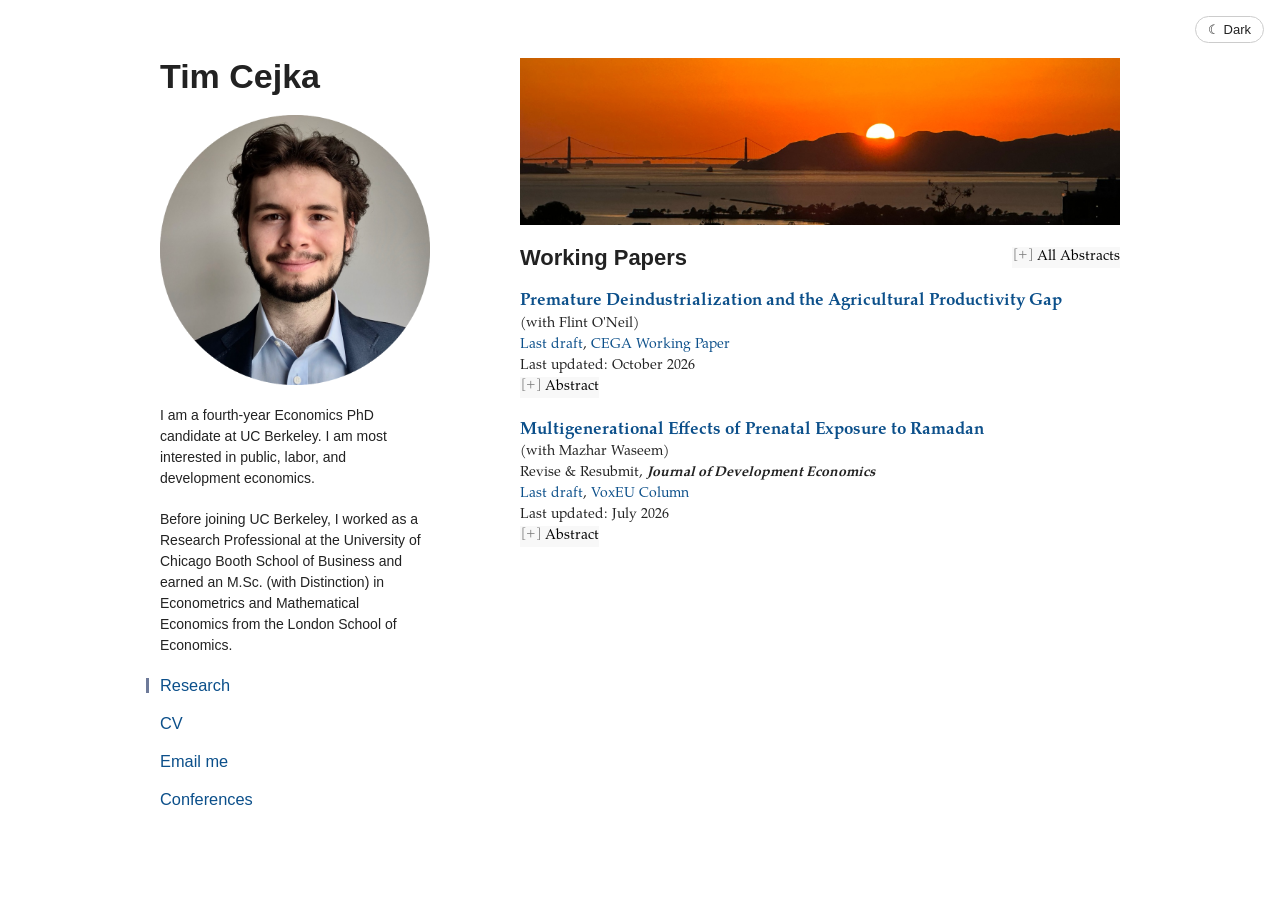
<file: research.html>
<!doctype html>
<html>
  <head>
    <meta charset="utf-8">
    <title>Tim Cejka | UC Berkeley</title>
    <meta http-equiv="refresh" content="0; url=https://timcejka.github.io/">
    <link rel="canonical" href="https://timcejka.github.io/">
  </head>
  <body>
    <p>My papers are now on the <a href="https://timcejka.github.io/">main page</a>.</p>
  </body>
</html>
</file>
<file: stylesheets/styles.css>
@import url(https://fonts.googleapis.com/css2?family=Lato:wght@300;400;700&display=swap);


/* TeX Gyre Pagella: a free Palatino clone used for the papers, served from
   here so every device (including Android, which has no Palatino) gets it */
@font-face {
  font-family:"TeX Gyre Pagella";
  src:local("TeX Gyre Pagella"), url("../fonts/texgyrepagella-regular.otf") format("opentype");
  font-weight:400;
  font-style:normal;
  font-display:swap;
}

@font-face {
  font-family:"TeX Gyre Pagella";
  src:local("TeX Gyre Pagella Bold"), url("../fonts/texgyrepagella-bold.otf") format("opentype");
  font-weight:700;
  font-style:normal;
  font-display:swap;
}

body {
  padding:50px;
  font:14px/1.5 Lato, "Helvetica Neue", Helvetica, Arial, sans-serif;
  color:#222;
  font-weight:300;
}

h1, h2, h3, h4, h5, h6 {
  color:#222;
  margin:0 0 20px;
}

p, ul, ol, table, pre, dl {
  margin:0 0 20px;
}

h1, h2, h3 {
  line-height:1.1;
}

h1 {
  font-size:28px;
}

h2 {
  color:#222;
}

h3, h4, h5, h6 {
  color:#222;
}

a {
  color:#0b4f8a;
  font-weight:400;
  text-decoration:none;
}

a small {
  font-size:11px;
  color:#777;
  margin-top:-0.6em;
  display:block;
}

.wrapper {
  width:960px;
  margin:0 auto;
}

blockquote {
  border-left:1px solid #e5e5e5;
  margin:0;
  padding:0 0 0 20px;
  font-style:italic;
}

code, pre {
  font-family:Monaco, Bitstream Vera Sans Mono, Lucida Console, Terminal;
  color:#333;
  font-size:12px;
}

pre {
  padding:8px 15px;
  background: #f8f8f8;
  border-radius:5px;
  border:1px solid #e5e5e5;
  overflow-x: auto;
}

table {
  width:100%;
  border-collapse:collapse;
}

th, td {
  text-align:left;
  padding:5px 10px;
  border-bottom:1px solid #e5e5e5;
}

dt {
  color:#444;
  font-weight:700;
}

th {
  color:#444;
}

img {
  max-width:100%;
}

header {
  width:270px;
  float:left;
  position:fixed;
}

header ul {
  list-style:none;
  height:40px;

  padding:0;

  background: #eee;
  background: -moz-linear-gradient(top, #f8f8f8 0%, #dddddd 100%);
  background: -webkit-gradient(linear, left top, left bottom, color-stop(0%,#f8f8f8), color-stop(100%,#dddddd));
  background: -webkit-linear-gradient(top, #f8f8f8 0%,#dddddd 100%);
  background: -o-linear-gradient(top, #f8f8f8 0%,#dddddd 100%);
  background: -ms-linear-gradient(top, #f8f8f8 0%,#dddddd 100%);
  background: linear-gradient(top, #f8f8f8 0%,#dddddd 100%);

  border-radius:5px;
  border:1px solid #d2d2d2;
  box-shadow:inset #fff 0 1px 0, inset rgba(0,0,0,0.03) 0 -1px 0;
  width:270px;
}

header li {
  width:89px;
  float:left;
  border-right:1px solid #d2d2d2;
  height:40px;
}

header ul a {
  line-height:1;
  font-size:11px;
  color:#999;
  display:block;
  text-align:center;
  padding-top:6px;
  height:40px;
}

strong {
  color:#222;
  font-weight:700;
}

header ul li + li {
  width:88px;
  border-left:1px solid #fff;
}

header ul li + li + li {
  border-right:none;
  width:89px;
}

header ul a strong {
  font-size:14px;
  display:block;
  color:#222;
}

section {
  width:600px;
  float:right;
  padding-bottom:50px;
}

small {
  font-size:11px;
}

hr {
  border:0;
  background:#e5e5e5;
  height:1px;
  margin:0 0 20px;
}

footer {
  width:270px;
  float:left;
  position:fixed;
  bottom:50px;
}

@media print, screen and (max-width: 960px) {

  div.wrapper {
    width:auto;
    margin:0;
  }

  header, section, footer {
    float:none;
    position:static;
    width:auto;
  }

  header {
    padding-right:320px;
  }

  section {
    border:1px solid #e5e5e5;
    border-width:1px 0;
    padding:20px 0;
    margin:0 0 20px;
  }

  header a small {
    display:inline;
  }

  header ul {
    position:absolute;
    right:50px;
    top:52px;
  }
}

@media print, screen and (max-width: 720px) {
  body {
    word-wrap:break-word;
  }

  header {
    padding:0;
  }

  header ul, header p.view {
    position:static;
  }

  pre, code {
    word-wrap:normal;
  }

  /* on phones keep the profile photo a modest size instead of full width */
  header p.view img {
    width:auto;
    max-width:240px;
    height:auto;
  }
}

@media print, screen and (max-width: 480px) {
  body {
    padding:15px;
  }

  header ul {
    display:none;
  }
}

@media print {
  body {
    padding:0.4in;
    font-size:12pt;
    color:#444;
  }
}


code { 
    background: #F1F1F1; 
}

pre {
    white-space: pre-wrap;
    background: #F1F1F1;
}

/* sidebar buttons and name: a bar appears on hover */
header h1 a, header h3 a {
  position:relative;
}

header h1 a::before, header h3 a::before {
  content:"";
  position:absolute;
  left:-14px;
  top:8%;
  bottom:8%;
  width:3px;
  background:#6e7a99;
  opacity:0;
  transition:opacity .15s ease;
}

header h1 a:hover::before, header h3 a:hover::before,
header h3 a.current::before {
  opacity:1;
}

/* the same bar beside a paper or a conference while the mouse is over it */
.paper, section li {
  position:relative;
}

.paper::before, section li::before {
  content:"";
  position:absolute;
  left:-14px;
  top:2px;
  bottom:2px;
  width:3px;
  background:#6e7a99;
  opacity:0;
  transition:opacity .15s ease;
}

section li::before {
  left:-32px;
}

.paper:hover::before, section li:hover::before {
  opacity:1;
}

/* clicking Research flashes the bar beside each paper */
/* two identical animations, alternated so every click starts a fresh one */
.flash-a .paper::before {
  animation:paper-flash-a 1.6s ease;
}

.flash-b .paper::before {
  animation:paper-flash-b 1.6s ease;
}

@keyframes paper-flash-a {
  0%, 100% { opacity:0; }
  25%, 70% { opacity:1; }
}

@keyframes paper-flash-b {
  0%, 100% { opacity:0; }
  25%, 70% { opacity:1; }
}


/* paper titles: larger, in Pagella (Palatino style, as on tomastapak.github.io) */
.paper-title {
  font:bold 17px/1.4 "TeX Gyre Pagella", "Palatino Linotype", Palatino, serif;
}

/* coauthor names: linked, but styled like the surrounding text */
.paper-authors a {
  color:inherit;
  font-weight:inherit;
}

.paper-authors a:hover {
  text-decoration:underline;
}

/* desktop: the left panel scrolls with the page instead of staying pinned,
   with white space under the last button */
@media screen and (min-width: 961px) {
  header {
    position:static;
    padding-bottom:80px;
  }
}

/* dark mode button, top-right corner */
.theme-toggle {
  position:fixed;
  top:16px;
  right:16px;
  z-index:10;
  font:13px/1 Lato, "Helvetica Neue", Helvetica, Arial, sans-serif;
  padding:6px 12px;
  border:1px solid #ccc;
  border-radius:16px;
  background:#fff;
  color:#222;
  cursor:pointer;
}

.theme-toggle:hover {
  border-color:#6e7a99;
}

/* dark mode */
html[data-theme="dark"] {
  color-scheme:dark;
}

html[data-theme="dark"] body {
  background:#16181c;
  color:#d6d6d6;
}

html[data-theme="dark"] h1, html[data-theme="dark"] h2, html[data-theme="dark"] h3,
html[data-theme="dark"] h4, html[data-theme="dark"] h5, html[data-theme="dark"] h6,
html[data-theme="dark"] strong {
  color:#ececec;
}

html[data-theme="dark"] a {
  color:#8cb8e8;
}

html[data-theme="dark"] .paper-authors a {
  color:inherit;
}

html[data-theme="dark"] div.panel {
  background-color:#1e2126;
  border-left-color:#5a5f69;
  color:#d6d6d6;
}

html[data-theme="dark"] button.accordion,
html[data-theme="dark"] button.accordion-all {
  background-color:transparent;
  color:#d6d6d6;
}

html[data-theme="dark"] header h1 a::before,
html[data-theme="dark"] header h3 a::before,
html[data-theme="dark"] .paper::before,
html[data-theme="dark"] section li::before {
  background:#9aa6c4;
}

html[data-theme="dark"] section {
  border-color:#33363c;
}

html[data-theme="dark"] code, html[data-theme="dark"] pre {
  background:#23262c;
  color:#d6d6d6;
}

html[data-theme="dark"] .theme-toggle {
  background:#23262c;
  border-color:#44474e;
  color:#ececec;
}

/* outside the papers: bold name (as on tomastapak.github.io), light sidebar buttons */
header h1, header h1 a {
  font-size:34px;
  font-weight:700;
}

header h3 a {
  font-weight:300;
}

/* section headings: Working Papers, Conferences and seminars */
section > h3 {
  font-size:22px;
  font-weight:700;
}

/* Conferences page labels: Upcoming, Past conferences and seminars */
section > b {
  font-size:17px;
  font-weight:700;
}

/* the papers keep Pagella */
.paper {
  font-family:"TeX Gyre Pagella", "Palatino Linotype", Palatino, serif;
  font-weight:400;
}

/* Conferences page slideshow: fixed 3:2 frame, photos cross-fade */
.slideshow {
  position:relative;
  width:100%;
  aspect-ratio:3 / 2;
  overflow:hidden;
  background:#e8e8e8;
  margin-bottom:12px;
}

.slideshow .slide {
  position:absolute;
  inset:0;
  width:100%;
  height:100%;
  object-fit:cover;
  display:block;
}

.slideshow .slide.next {
  opacity:0;
  transition:opacity .9s ease;
}

.slideshow .slide.next.visible {
  opacity:1;
}

html[data-theme="dark"] .slideshow {
  background:#23262c;
}

/* links someone has already opened turn purple, as on dannyyagan.com;
   the sidebar menu and coauthor names keep their usual colors */
section a:visited {
  color:indigo;
}

html[data-theme="dark"] section a:visited {
  color:#b9a3e3;
}

section .paper-authors a:visited {
  color:inherit;
}

/* underline on hover, as on dannyyagan.com: solid for links in the page,
   dashed for the sidebar menu */
section a:hover {
  text-decoration:underline;
}

header h3 a:hover {
  border-bottom:1px dashed;
}
</file>
<file: stylesheets/github-light.css>
/*
   Copyright 2014 GitHub Inc.

   Licensed under the Apache License, Version 2.0 (the "License");
   you may not use this file except in compliance with the License.
   You may obtain a copy of the License at

       http://www.apache.org/licenses/LICENSE-2.0

   Unless required by applicable law or agreed to in writing, software
   distributed under the License is distributed on an "AS IS" BASIS,
   WITHOUT WARRANTIES OR CONDITIONS OF ANY KIND, either express or implied.
   See the License for the specific language governing permissions and
   limitations under the License.

*/

.pl-c /* comment */ {
  color: #969896;
}

.pl-c1      /* constant, markup.raw, meta.diff.header, meta.module-reference, meta.property-name, support, support.constant, support.variable, variable.other.constant */,
.pl-s .pl-v /* string variable */ {
  color: #0086b3;
}

.pl-e  /* entity */,
.pl-en /* entity.name */ {
  color: #795da3;
}

.pl-s .pl-s1 /* string source */,
.pl-smi      /* storage.modifier.import, storage.modifier.package, storage.type.java, variable.other, variable.parameter.function */ {
  color: #333;
}

.pl-ent /* entity.name.tag */ {
  color: #63a35c;
}

.pl-k /* keyword, storage, storage.type */ {
  color: #a71d5d;
}

.pl-pds              /* punctuation.definition.string, string.regexp.character-class */,
.pl-s                /* string */,
.pl-s .pl-pse .pl-s1 /* string punctuation.section.embedded source */,
.pl-sr               /* string.regexp */,
.pl-sr .pl-cce       /* string.regexp constant.character.escape */,
.pl-sr .pl-sra       /* string.regexp string.regexp.arbitrary-repitition */,
.pl-sr .pl-sre       /* string.regexp source.ruby.embedded */ {
  color: #183691;
}

.pl-v /* variable */ {
  color: #ed6a43;
}

.pl-id /* invalid.deprecated */ {
  color: #b52a1d;
}

.pl-ii /* invalid.illegal */ {
  background-color: #b52a1d;
  color: #f8f8f8;
}

.pl-sr .pl-cce /* string.regexp constant.character.escape */ {
  color: #63a35c;
  font-weight: bold;
}

.pl-ml /* markup.list */ {
  color: #693a17;
}

.pl-mh        /* markup.heading */,
.pl-mh .pl-en /* markup.heading entity.name */,
.pl-ms        /* meta.separator */ {
  color: #1d3e81;
  font-weight: bold;
}

.pl-mq /* markup.quote */ {
  color: #008080;
}

.pl-mi /* markup.italic */ {
  color: #333;
  font-style: italic;
}

.pl-mb /* markup.bold */ {
  color: #333;
  font-weight: bold;
}

.pl-md /* markup.deleted, meta.diff.header.from-file */ {
  background-color: #ffecec;
  color: #bd2c00;
}

.pl-mi1 /* markup.inserted, meta.diff.header.to-file */ {
  background-color: #eaffea;
  color: #55a532;
}

.pl-mdr /* meta.diff.range */ {
  color: #795da3;
  font-weight: bold;
}

.pl-mo /* meta.output */ {
  color: #1d3e81;
}
</file>
<file: tufte-css-gh-pages/tufte.css>
@charset "UTF-8";

/* Import ET Book styles
   adapted from https://github.com/edwardtufte/et-book/blob/gh-pages/et-book.css */

@font-face { font-family: "et-book";
             src: url("et-book/et-book-roman-line-figures/et-book-roman-line-figures.eot");
             src: url("et-book/et-book-roman-line-figures/et-book-roman-line-figures.eot?#iefix") format("embedded-opentype"), url("et-book/et-book-roman-line-figures/et-book-roman-line-figures.woff") format("woff"), url("et-book/et-book-roman-line-figures/et-book-roman-line-figures.ttf") format("truetype"), url("et-book/et-book-roman-line-figures/et-book-roman-line-figures.svg#etbookromanosf") format("svg");
             font-weight: normal;
             font-style: normal; }

@font-face { font-family: "et-book";
             src: url("et-book/et-book-display-italic-old-style-figures/et-book-display-italic-old-style-figures.eot");
             src: url("et-book/et-book-display-italic-old-style-figures/et-book-display-italic-old-style-figures.eot?#iefix") format("embedded-opentype"), url("et-book/et-book-display-italic-old-style-figures/et-book-display-italic-old-style-figures.woff") format("woff"), url("et-book/et-book-display-italic-old-style-figures/et-book-display-italic-old-style-figures.ttf") format("truetype"), url("et-book/et-book-display-italic-old-style-figures/et-book-display-italic-old-style-figures.svg#etbookromanosf") format("svg");
             font-weight: normal;
             font-style: italic; }

@font-face { font-family: "et-book";
             src: url("et-book/et-book-bold-line-figures/et-book-bold-line-figures.eot");
             src: url("et-book/et-book-bold-line-figures/et-book-bold-line-figures.eot?#iefix") format("embedded-opentype"), url("et-book/et-book-bold-line-figures/et-book-bold-line-figures.woff") format("woff"), url("et-book/et-book-bold-line-figures/et-book-bold-line-figures.ttf") format("truetype"), url("et-book/et-book-bold-line-figures/et-book-bold-line-figures.svg#etbookromanosf") format("svg");
             font-weight: bold;
             font-style: normal; }

@font-face { font-family: "et-book-roman-old-style";
             src: url("et-book/et-book-roman-old-style-figures/et-book-roman-old-style-figures.eot");
             src: url("et-book/et-book-roman-old-style-figures/et-book-roman-old-style-figures.eot?#iefix") format("embedded-opentype"), url("et-book/et-book-roman-old-style-figures/et-book-roman-old-style-figures.woff") format("woff"), url("et-book/et-book-roman-old-style-figures/et-book-roman-old-style-figures.ttf") format("truetype"), url("et-book/et-book-roman-old-style-figures/et-book-roman-old-style-figures.svg#etbookromanosf") format("svg");
             font-weight: normal;
             font-style: normal; }

/* Tufte CSS styles */
html { font-size: 15px; }

body { width: 87.5%;
       margin-left: auto;
       margin-right: auto;
       padding-left: 12.5%;
       font-family: et-book, Palatino, "Palatino Linotype", "Palatino LT STD", "Book Antiqua", Georgia, serif;
       background-color: #fffff8;
       color: #111;
       max-width: 1400px;
       counter-reset: sidenote-counter; }

h1 { font-weight: 400;
     margin-top: 4rem;
     margin-bottom: 1.5rem;
     font-size: 3.2rem;
     line-height: 1; }

h2 { font-style: italic;
     font-weight: 400;
     margin-top: 2.1rem;
     margin-bottom: 0;
     font-size: 2.2rem;
     line-height: 1; }

h3 { font-style: italic;
     font-weight: 400;
     font-size: 1.7rem;
     margin-top: 2rem;
     margin-bottom: 0;
     line-height: 1; }

hr { display: block;
     height: 1px;
     width: 55%;
     border: 0;
     border-top: 1px solid #ccc;
     margin: 1em 0;
     padding: 0; }

p.subtitle { font-style: italic;
             margin-top: 1rem;
             margin-bottom: 1rem;
             font-size: 1.8rem;
             display: block;
             line-height: 1; }

.numeral { font-family: et-book-roman-old-style; }

.danger { color: red; }

article { position: relative;
          padding: 5rem 0rem; }

section { padding-top: 1rem;
          padding-bottom: 1rem; }

p, ol, ul { font-size: 1.4rem; }

p { line-height: 2rem;
    margin-top: 1.4rem;
    margin-bottom: 1.4rem;
    padding-right: 0;
    vertical-align: baseline; }

/* Chapter Epigraphs */
div.epigraph { margin: 5em 0; }

div.epigraph > blockquote { margin-top: 3em;
                            margin-bottom: 3em; }

div.epigraph > blockquote, div.epigraph > blockquote > p { font-style: italic; }

div.epigraph > blockquote > footer { font-style: normal; }

div.epigraph > blockquote > footer > cite { font-style: italic; }
/* end chapter epigraphs styles */

blockquote { font-size: 1.4rem; }

blockquote p { width: 55%;
               margin-right: 40px; }

blockquote footer { width: 55%;
                    font-size: 1.1rem;
                    text-align: right; }

section>ol, section>ul { width: 45%;
                         -webkit-padding-start: 5%;
                         -webkit-padding-end: 5%; }

li { padding: 0.5rem 0; }

figure { padding: 0;
         border: 0;
         font-size: 100%;
         font: inherit;
         vertical-align: baseline;
         max-width: 55%;
         -webkit-margin-start: 0;
         -webkit-margin-end: 0;
         margin: 0 0 3em 0; }

figcaption { float: right;
             clear: right;
             margin-top: 0;
             margin-bottom: 0;
             font-size: 1.1rem;
             line-height: 1.6;
             vertical-align: baseline;
             position: relative;
             max-width: 40%; }

figure.fullwidth figcaption { margin-right: 24%; }

/* Links: replicate underline that clears descenders */
a:link, a:visited { color: inherit; }

a:link { text-decoration: none;
         background: -webkit-linear-gradient(#fffff8, #fffff8), -webkit-linear-gradient(#fffff8, #fffff8), -webkit-linear-gradient(#333, #333);
         background: linear-gradient(#fffff8, #fffff8), linear-gradient(#fffff8, #fffff8), linear-gradient(#333, #333);
         -webkit-background-size: 0.05em 1px, 0.05em 1px, 1px 1px;
         -moz-background-size: 0.05em 1px, 0.05em 1px, 1px 1px;
         background-size: 0.05em 1px, 0.05em 1px, 1px 1px;
         background-repeat: no-repeat, no-repeat, repeat-x;
         text-shadow: 0.03em 0 #fffff8, -0.03em 0 #fffff8, 0 0.03em #fffff8, 0 -0.03em #fffff8, 0.06em 0 #fffff8, -0.06em 0 #fffff8, 0.09em 0 #fffff8, -0.09em 0 #fffff8, 0.12em 0 #fffff8, -0.12em 0 #fffff8, 0.15em 0 #fffff8, -0.15em 0 #fffff8;
         background-position: 0% 93%, 100% 93%, 0% 93%; }

@media screen and (-webkit-min-device-pixel-ratio: 0) { a:link { background-position-y: 87%, 87%, 87%; } }

a:link::selection { text-shadow: 0.03em 0 #b4d5fe, -0.03em 0 #b4d5fe, 0 0.03em #b4d5fe, 0 -0.03em #b4d5fe, 0.06em 0 #b4d5fe, -0.06em 0 #b4d5fe, 0.09em 0 #b4d5fe, -0.09em 0 #b4d5fe, 0.12em 0 #b4d5fe, -0.12em 0 #b4d5fe, 0.15em 0 #b4d5fe, -0.15em 0 #b4d5fe;
                    background: #b4d5fe; }

a:link::-moz-selection { text-shadow: 0.03em 0 #b4d5fe, -0.03em 0 #b4d5fe, 0 0.03em #b4d5fe, 0 -0.03em #b4d5fe, 0.06em 0 #b4d5fe, -0.06em 0 #b4d5fe, 0.09em 0 #b4d5fe, -0.09em 0 #b4d5fe, 0.12em 0 #b4d5fe, -0.12em 0 #b4d5fe, 0.15em 0 #b4d5fe, -0.15em 0 #b4d5fe;
                         background: #b4d5fe; }

/* Sidenotes, margin notes, figures, captions */
img { max-width: 100%; }
img[alt=drawing] { width: 200px; }
.sidenote, .marginnote { float: right;
                         clear: right;
                         margin-right: -60%;
                         width: 50%;
                         margin-top: 0;
                         margin-bottom: 0;
                         font-size: 1.1rem;
                         line-height: 1.3;
                         vertical-align: baseline;
                         position: relative; }

.sidenote-number { counter-increment: sidenote-counter; }

.sidenote-number:after, .sidenote:before { content: counter(sidenote-counter) " ";
                                           font-family: et-book-roman-old-style;
                                           position: relative;
                                           vertical-align: baseline; }

.sidenote-number:after { content: counter(sidenote-counter);
                         font-size: 1rem;
                         top: -0.5rem;
                         left: 0.1rem; }

.sidenote:before { content: counter(sidenote-counter) " ";
                   top: -0.5rem; }

blockquote .sidenote, blockquote .marginnote { margin-right: -82%;
                                               min-width: 59%;
                                               text-align: left; }

p, footer, table { width: 55%; }

div.fullwidth, table.fullwidth { width: 100%; }

div.table-wrapper { overflow-x: auto;
                    font-family: "Trebuchet MS", "Gill Sans", "Gill Sans MT", sans-serif; }

.sans { font-family: "Gill Sans", "Gill Sans MT", Calibri, sans-serif;
        letter-spacing: .03em; }

code { font-family: Consolas, "Liberation Mono", Menlo, Courier, monospace;
       font-size: 1.0rem;
       line-height: 1.42; }

.sans > code { font-size: 1.2rem; }

h1 > code, h2 > code, h3 > code { font-size: 0.80em; }

.marginnote > code, .sidenote > code { font-size: 1rem; }

pre.code { font-size: 0.9rem;
           width: 52.5%;
           margin-left: 2.5%;
           overflow-x: auto; }

pre.code.fullwidth { width: 90%; }

.fullwidth { max-width: 90%;
             clear:both; }

span.newthought { font-variant: small-caps;
                  font-size: 1.2em; }

input.margin-toggle { display: none; }

label.sidenote-number { display: inline; }

label.margin-toggle:not(.sidenote-number) { display: none; }

.iframe-wrapper { position: relative;
                  padding-bottom: 56.25%; /* 16:9 */
                  padding-top: 25px;
                  height: 0; }

.iframe-wrapper iframe { position: absolute;
                         top: 0;
                         left: 0;
                         width: 100%;
                         height: 100%; }

@media (max-width: 760px) { body { width: 84%;
                                   padding-left: 8%;
                                   padding-right: 8%; }
                            p, footer { width: 100%; }
                            pre.code { width: 97%; }
                            section > ol { width: 90%; }
                            section > ul { width: 90%; }
                            figure { max-width: 90%; }
                            figcaption, figure.fullwidth figcaption { margin-right: 0%;
                                                                      max-width: none; }
                            blockquote { margin-left: 1.5em;
                                         margin-right: 0em; }
                            blockquote p, blockquote footer { width: 100%; }
                            label.margin-toggle:not(.sidenote-number) { display: inline; }
                            .sidenote, .marginnote { display: none; }
                            .margin-toggle:checked + .sidenote,
                            .margin-toggle:checked + .marginnote { display: block;
                                                                   float: left;
                                                                   left: 1rem;
                                                                   clear: both;
                                                                   width: 95%;
                                                                   margin: 1rem 2.5%;
                                                                   vertical-align: baseline;
                                                                   position: relative; }
                            label { cursor: pointer; }
                            div.table-wrapper, table { width: 85%; }
                            img { width: 100%; } }
</file>
<file: tufte-css-gh-pages/latex.css>
.latex-sub, .latex-sup { text-transform: uppercase;
                         font-size: smaller;
                         position: relative; }

.latex-sub { top: 0.2rem;
             margin-left: -0.1667rem;
             margin-right: -0.125rem; }

.latex-sup { top: -0.2rem;
             margin-left: -0.36rem;
             margin-right: -0.15rem;
             text-shadow: none; }

.latex::selection, .latex span:not(.latex-sup)::selection { text-shadow: 0.03em 0 #b4d5fe, -0.03em 0 #b4d5fe, 0 0.03em #b4d5fe, 0 -0.03em #b4d5fe, 0.06em 0 #b4d5fe, -0.06em 0 #b4d5fe, 0.09em 0 #b4d5fe, -0.09em 0 #b4d5fe, 0.12em 0 #b4d5fe, -0.12em 0 #b4d5fe, 0.15em 0 #b4d5fe, -0.15em 0 #b4d5fe;
                    background: #b4d5fe; }

.latex::-moz-selection, .latex span:not(.latex-sup)::-moz-selection { text-shadow: 0.03em 0 #b4d5fe, -0.03em 0 #b4d5fe, 0 0.03em #b4d5fe, 0 -0.03em #b4d5fe, 0.06em 0 #b4d5fe, -0.06em 0 #b4d5fe, 0.09em 0 #b4d5fe, -0.09em 0 #b4d5fe, 0.12em 0 #b4d5fe, -0.12em 0 #b4d5fe, 0.15em 0 #b4d5fe, -0.15em 0 #b4d5fe;
                         background: #b4d5fe; }
</file>
